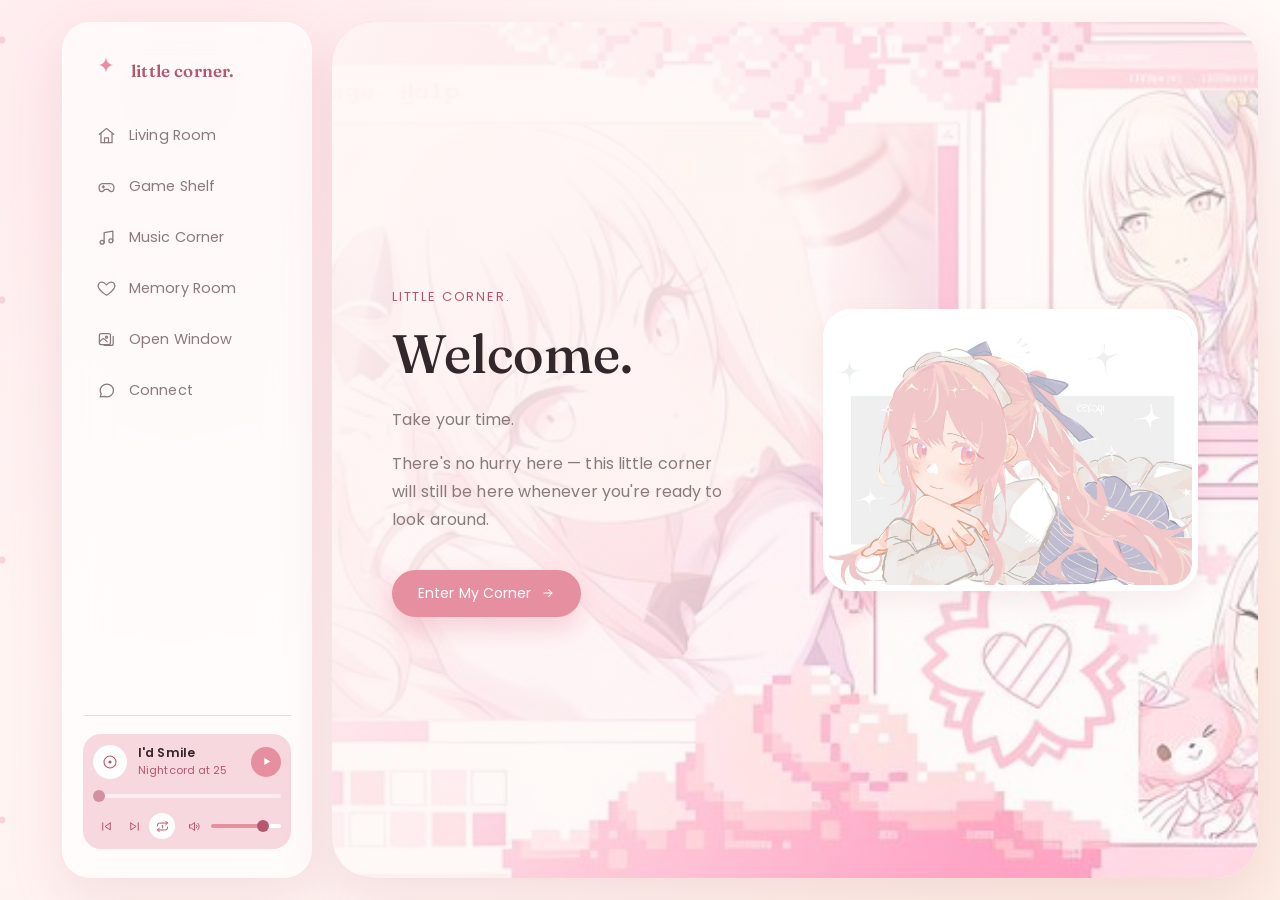
<file: index.html>
<!DOCTYPE html>
<html lang="en">
<head>
<meta charset="UTF-8">
<meta name="viewport" content="width=device-width, initial-scale=1.0">
<title>Welcome · little corner.</title>
<meta name="description" content="little corner. — a quiet personal space on the internet.">
<link rel="icon" href="favicon.ico">
<link rel="preconnect" href="https://fonts.googleapis.com"><link rel="preconnect" href="https://fonts.gstatic.com" crossorigin><link href="https://fonts.googleapis.com/css2?family=Fraunces:ital,opsz,wght@0,9..144,400;0,9..144,500;0,9..144,600;1,9..144,500&family=Poppins:wght@300;400;500;600&display=swap" rel="stylesheet">
<link rel="stylesheet" href="assets/css/reset.css">
<link rel="stylesheet" href="assets/css/layout.css">
<link rel="stylesheet" href="assets/css/theme.css">
<link rel="stylesheet" href="assets/css/player.css">
<script defer src="assets/js/main.js"></script>
<script defer src="assets/js/data/playlist.js"></script>
<script defer src="assets/js/modules/player.js"></script>
<script defer src="assets/js/modules/page.js"></script>
<script defer src="assets/js/modules/gallery.js"></script>
<script defer src="assets/js/modules/router.js"></script>

</head>
<body>
<div class="ambient"></div>
<div class="app-shell">
<input type="checkbox" id="nav-toggle" class="nav-toggle">
    <label for="nav-toggle" class="nav-toggle-label" aria-label="Open menu"><svg viewBox="0 0 24 24" fill="none" stroke="currentColor" stroke-width="1.8" stroke-linecap="round"><path d="M4 7h16M4 12h16M4 17h16"/></svg></label>
    <label for="nav-toggle" class="scrim" aria-hidden="true"></label>
    <aside class="sidebar">
      <div class="sidebar-brand">
        <span class="brand-mark"><svg viewBox="0 0 24 24" fill="currentColor" stroke="none"><path d="M12 2c.6 3.7 2.3 5.4 6 6-3.7.6-5.4 2.3-6 6-.6-3.7-2.3-5.4-6-6 3.7-.6 5.4-2.3 6-6Z"/></svg></span>
        <a href="index.html" class="brand-name">little corner.</a>
      </div>
      <nav class="sidebar-nav">
        <ul>
          <li><a href="pages/living-room.html" class="nav-item"><span class="nav-icon"><svg viewBox="0 0 24 24" fill="none" stroke="currentColor" stroke-width="1.6" stroke-linecap="round" stroke-linejoin="round"><path d="M3 10.5 12 3l9 7.5"/><path d="M5 9.5V21h14V9.5"/><path d="M9.5 21v-6h5v6"/></svg></span><span class="nav-label">Living Room</span></a></li>
<li><a href="pages/game-shelf.html" class="nav-item"><span class="nav-icon"><svg viewBox="0 0 24 24" fill="none" stroke="currentColor" stroke-width="1.6" stroke-linecap="round" stroke-linejoin="round"><path d="M7 8.5h10a4.5 4.5 0 0 1 4.4 5.4l-.4 2A3 3 0 0 1 18 18.5c-.9 0-1.7-.4-2.3-1.1L14 15.5h-4l-1.7 1.9a3 3 0 0 1-2.3 1.1 3 3 0 0 1-3-2.6l-.4-2A4.5 4.5 0 0 1 7 8.5Z"/><path d="M8 11v3M6.5 12.5h3"/><circle cx="15.2" cy="11.2" r=".6" fill="currentColor" stroke="none"/><circle cx="17.2" cy="13.2" r=".6" fill="currentColor" stroke="none"/></svg></span><span class="nav-label">Game Shelf</span></a></li>
<li><a href="pages/music-corner.html" class="nav-item"><span class="nav-icon"><svg viewBox="0 0 24 24" fill="none" stroke="currentColor" stroke-width="1.6" stroke-linecap="round" stroke-linejoin="round"><path d="M9 18V5.8L20 4v12.2"/><circle cx="6.5" cy="18" r="2.5"/><circle cx="17.5" cy="16.2" r="2.5"/></svg></span><span class="nav-label">Music Corner</span></a></li>
<li><a href="pages/memory-room.html" class="nav-item"><span class="nav-icon"><svg viewBox="0 0 24 24" fill="none" stroke="currentColor" stroke-width="1.6" stroke-linecap="round" stroke-linejoin="round"><path d="M12 20.5s-7.6-4.6-10-9.4C.4 7.7 2.4 4 6.1 4c2 0 3.6 1 5.9 3.4C14.3 5 15.9 4 17.9 4c3.7 0 5.7 3.7 4.1 7.1-2.4 4.8-10 9.4-10 9.4Z"/></svg></span><span class="nav-label">Memory Room</span></a></li>
<li><a href="pages/open-window.html" class="nav-item"><span class="nav-icon"><svg viewBox="0 0 24 24" fill="none" stroke="currentColor" stroke-width="1.6" stroke-linecap="round" stroke-linejoin="round"><rect x="3" y="4.5" width="14" height="14" rx="2.4"/><path d="m3 15 3.5-3.5a2 2 0 0 1 2.8 0L13 15"/><circle cx="12" cy="9" r="1.3"/><path d="M20.5 8v9a2.5 2.5 0 0 1-2.5 2.5H9"/></svg></span><span class="nav-label">Open Window</span></a></li>
<li><a href="pages/connect.html" class="nav-item"><span class="nav-icon"><svg viewBox="0 0 24 24" fill="none" stroke="currentColor" stroke-width="1.6" stroke-linecap="round" stroke-linejoin="round"><path d="M4 12c0-4.4 3.8-8 8.4-8s8.4 3.6 8.4 8-3.8 8-8.4 8c-1.1 0-2.1-.2-3-.6L4 20l1.3-3.9C4.5 15 4 13.6 4 12Z"/></svg></span><span class="nav-label">Connect</span></a></li>
        </ul>
      </nav>
      <div class="sidebar-foot"></div>
    </aside>
<main class="main">

<section class="page-hero">
  <div class="hero-image"><img src="assets/images/wallpapers/living-room.jpg" alt=""></div>
  <div class="hero-inner">
    <div class="hero-grid">
      <div class="hero-copy reveal in-view">
        <span class="eyebrow" data-room="01 · Homepage">little corner.</span>
        <h1>Welcome.</h1>
        <p>Take your time.</p>
        <p>There's no hurry here — this little corner will still be here whenever you're ready to look around.</p>
        <a href="pages/living-room.html" class="btn btn-primary">Enter My Corner <svg viewBox="0 0 24 24" fill="none" stroke="currentColor" stroke-width="1.8" stroke-linecap="round" stroke-linejoin="round"><path d="M5 12h14M13 6l6 6-6 6"/></svg></a>
      </div>
      <div class="hero-visual reveal in-view">
        <img src="assets/images/wallpapers/game-shelf.jpg" alt="A quiet corner, softly lit">
      </div>
    </div>
  </div>
</section>

</main>
</div>
</body>
</html>
</file>
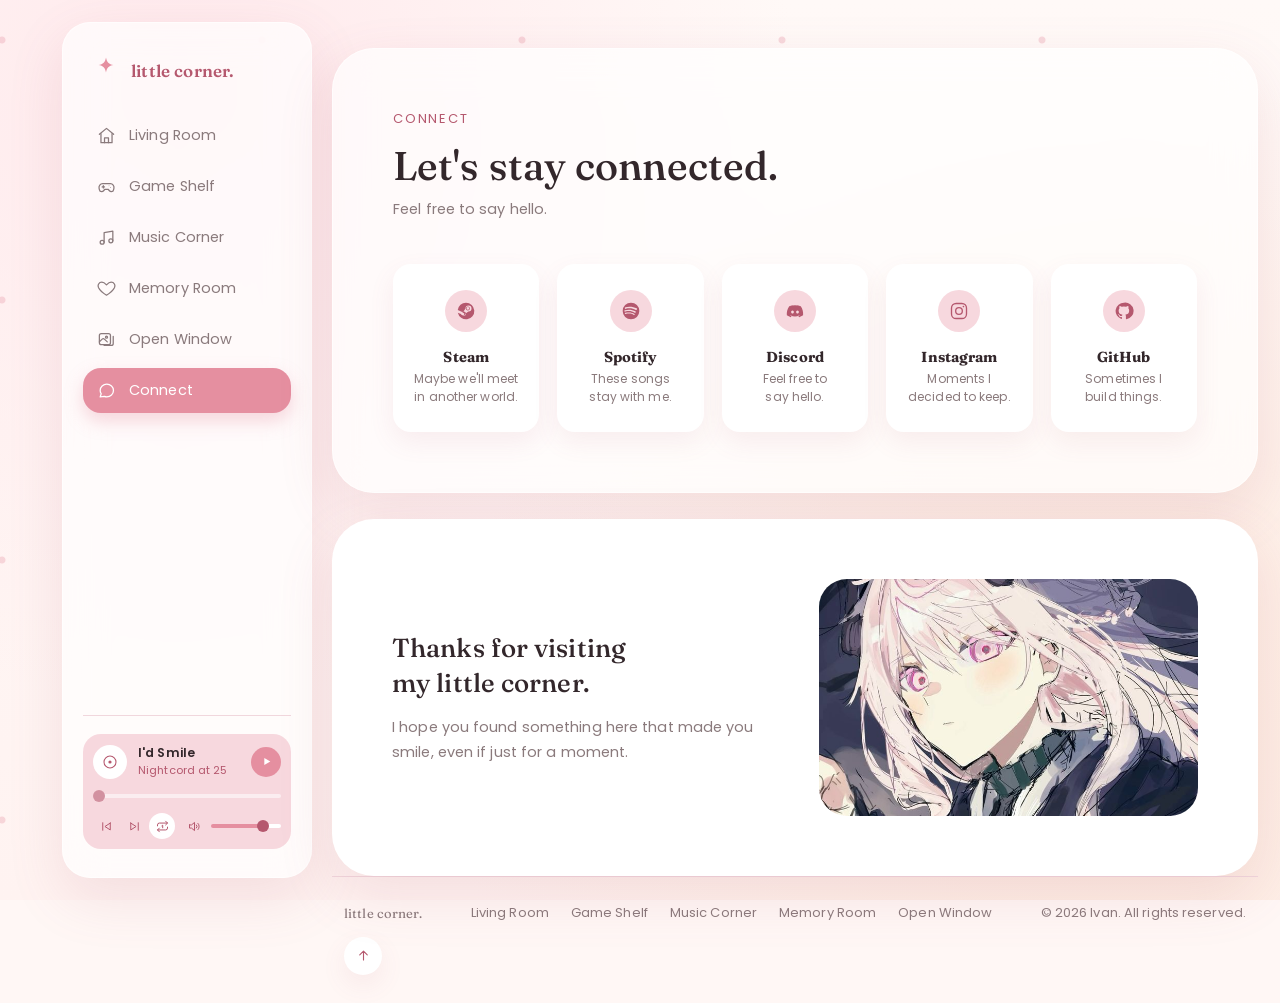
<file: pages/connect.html>
<!DOCTYPE html>
<html lang="en">
<head>
<meta charset="UTF-8">
<meta name="viewport" content="width=device-width, initial-scale=1.0">
<title>Connect · little corner.</title>
<meta name="description" content="little corner. — a quiet personal space on the internet.">
<link rel="icon" href="../favicon.ico">
<link rel="preconnect" href="https://fonts.googleapis.com"><link rel="preconnect" href="https://fonts.gstatic.com" crossorigin><link href="https://fonts.googleapis.com/css2?family=Fraunces:ital,opsz,wght@0,9..144,400;0,9..144,500;0,9..144,600;1,9..144,500&family=Poppins:wght@300;400;500;600&display=swap" rel="stylesheet">
<link rel="stylesheet" href="../assets/css/reset.css">
<link rel="stylesheet" href="../assets/css/layout.css">
<link rel="stylesheet" href="../assets/css/theme.css">
<link rel="stylesheet" href="../assets/css/player.css">
<script defer src="../assets/js/main.js"></script>
<script defer src="../assets/js/data/playlist.js"></script>
<script defer src="../assets/js/modules/player.js"></script>
<script defer src="../assets/js/modules/page.js"></script>
<script defer src="../assets/js/modules/gallery.js"></script>
<script defer src="../assets/js/modules/router.js"></script>

</head>
<body>
<div class="ambient"></div>
<div class="app-shell">
<input type="checkbox" id="nav-toggle" class="nav-toggle">
    <label for="nav-toggle" class="nav-toggle-label" aria-label="Open menu"><svg viewBox="0 0 24 24" fill="none" stroke="currentColor" stroke-width="1.8" stroke-linecap="round"><path d="M4 7h16M4 12h16M4 17h16"/></svg></label>
    <label for="nav-toggle" class="scrim" aria-hidden="true"></label>
    <aside class="sidebar">
      <div class="sidebar-brand">
        <span class="brand-mark"><svg viewBox="0 0 24 24" fill="currentColor" stroke="none"><path d="M12 2c.6 3.7 2.3 5.4 6 6-3.7.6-5.4 2.3-6 6-.6-3.7-2.3-5.4-6-6 3.7-.6 5.4-2.3 6-6Z"/></svg></span>
        <a href="../index.html" class="brand-name">little corner.</a>
      </div>
      <nav class="sidebar-nav">
        <ul>
          <li><a href="living-room.html" class="nav-item"><span class="nav-icon"><svg viewBox="0 0 24 24" fill="none" stroke="currentColor" stroke-width="1.6" stroke-linecap="round" stroke-linejoin="round"><path d="M3 10.5 12 3l9 7.5"/><path d="M5 9.5V21h14V9.5"/><path d="M9.5 21v-6h5v6"/></svg></span><span class="nav-label">Living Room</span></a></li>
<li><a href="game-shelf.html" class="nav-item"><span class="nav-icon"><svg viewBox="0 0 24 24" fill="none" stroke="currentColor" stroke-width="1.6" stroke-linecap="round" stroke-linejoin="round"><path d="M7 8.5h10a4.5 4.5 0 0 1 4.4 5.4l-.4 2A3 3 0 0 1 18 18.5c-.9 0-1.7-.4-2.3-1.1L14 15.5h-4l-1.7 1.9a3 3 0 0 1-2.3 1.1 3 3 0 0 1-3-2.6l-.4-2A4.5 4.5 0 0 1 7 8.5Z"/><path d="M8 11v3M6.5 12.5h3"/><circle cx="15.2" cy="11.2" r=".6" fill="currentColor" stroke="none"/><circle cx="17.2" cy="13.2" r=".6" fill="currentColor" stroke="none"/></svg></span><span class="nav-label">Game Shelf</span></a></li>
<li><a href="music-corner.html" class="nav-item"><span class="nav-icon"><svg viewBox="0 0 24 24" fill="none" stroke="currentColor" stroke-width="1.6" stroke-linecap="round" stroke-linejoin="round"><path d="M9 18V5.8L20 4v12.2"/><circle cx="6.5" cy="18" r="2.5"/><circle cx="17.5" cy="16.2" r="2.5"/></svg></span><span class="nav-label">Music Corner</span></a></li>
<li><a href="memory-room.html" class="nav-item"><span class="nav-icon"><svg viewBox="0 0 24 24" fill="none" stroke="currentColor" stroke-width="1.6" stroke-linecap="round" stroke-linejoin="round"><path d="M12 20.5s-7.6-4.6-10-9.4C.4 7.7 2.4 4 6.1 4c2 0 3.6 1 5.9 3.4C14.3 5 15.9 4 17.9 4c3.7 0 5.7 3.7 4.1 7.1-2.4 4.8-10 9.4-10 9.4Z"/></svg></span><span class="nav-label">Memory Room</span></a></li>
<li><a href="open-window.html" class="nav-item"><span class="nav-icon"><svg viewBox="0 0 24 24" fill="none" stroke="currentColor" stroke-width="1.6" stroke-linecap="round" stroke-linejoin="round"><rect x="3" y="4.5" width="14" height="14" rx="2.4"/><path d="m3 15 3.5-3.5a2 2 0 0 1 2.8 0L13 15"/><circle cx="12" cy="9" r="1.3"/><path d="M20.5 8v9a2.5 2.5 0 0 1-2.5 2.5H9"/></svg></span><span class="nav-label">Open Window</span></a></li>
<li><a href="connect.html" class="nav-item active"><span class="nav-icon"><svg viewBox="0 0 24 24" fill="none" stroke="currentColor" stroke-width="1.6" stroke-linecap="round" stroke-linejoin="round"><path d="M4 12c0-4.4 3.8-8 8.4-8s8.4 3.6 8.4 8-3.8 8-8.4 8c-1.1 0-2.1-.2-3-.6L4 20l1.3-3.9C4.5 15 4 13.6 4 12Z"/></svg></span><span class="nav-label">Connect</span></a></li>
        </ul>
      </nav>
      <div class="sidebar-foot"></div>
    </aside>
<main class="main">

<section class="content-wrap">
  <div class="panel reveal">
    <div class="panel-head">
      <div>
        <span class="eyebrow" data-room="07 · Connect">Connect</span>
        <h1>Let's stay connected.</h1>
        <p class="panel-sub">Feel free to say hello.</p>
      </div>
    </div>
    <div class="social-grid">
      <a href="https://steamcommunity.com/id/Oliverchann/" target="_blank" rel="noopener noreferrer" class="social-card reveal">
  <div class="social-icon"><svg viewBox="0 0 24 24" fill="currentColor" stroke="none"><path d="M12 2a10 10 0 0 0-9.9 8.9l5.3 2.2a2.8 2.8 0 0 1 1.6-.5l2.4-3.5v-.1a3.6 3.6 0 1 1 3.6 3.6h-.1l-3.4 2.4a2.8 2.8 0 0 1-5.5.7l-3.8-1.6A10 10 0 1 0 12 2ZM8.4 17.7a2.1 2.1 0 0 1-1.9-1.2l1.4.6a1.5 1.5 0 1 0 1.2-2.8l-1.5-.6a2.1 2.1 0 0 1 2.7-.9 2.1 2.1 0 0 1-1.9 4.9Zm5.8-6.4a2.4 2.4 0 1 1 0-4.8 2.4 2.4 0 0 1 0 4.8Zm0-.8a1.6 1.6 0 1 0 0-3.2 1.6 1.6 0 0 0 0 3.2Z"/></svg></div>
  <h3>Steam</h3>
  <p>Maybe we'll meet in another world.</p>
</a>
<a href="https://open.spotify.com/user/313icqrqf47umrhi4w2v3teqrva4" target="_blank" rel="noopener noreferrer" class="social-card reveal">
  <div class="social-icon"><svg viewBox="0 0 24 24" fill="currentColor" stroke="none"><path d="M12 2a10 10 0 1 0 0 20 10 10 0 0 0 0-20Zm4.4 14.5a.7.7 0 0 1-1 .2c-2.6-1.6-6-2-9.9-1.1a.7.7 0 1 1-.3-1.4c4.3-1 8-.5 10.9 1.3.3.2.4.6.3 1Zm1.2-2.8a.9.9 0 0 1-1.2.3c-3-1.9-7.6-2.4-11.1-1.3a.9.9 0 1 1-.5-1.7c4-1.2 9-.7 12.5 1.4.4.3.5.9.3 1.3Zm.1-2.9C14.5 8.6 9 8.4 5.9 9.4a1 1 0 1 1-.6-2c3.6-1.1 9.7-.9 13.5 1.4a1 1 0 1 1-1.1 1.7Z"/></svg></div>
  <h3>Spotify</h3>
  <p>These songs stay with me.</p>
</a>
<a href="https://discord.gg/aWAMyscWxN" target="_blank" rel="noopener noreferrer" class="social-card reveal">
  <div class="social-icon"><svg viewBox="0 0 24 24" fill="currentColor" stroke="none"><path d="M18.9 6.3A16 16 0 0 0 15 5.1l-.2.4a13.3 13.3 0 0 1 3.5 1.3 14.2 14.2 0 0 0-12.6 0A13 13 0 0 1 9.2 5.5L9 5.1a16 16 0 0 0-3.9 1.2C2.6 10 1.9 13.6 2.2 17.2A16.3 16.3 0 0 0 7 19.5l.8-1.2a10.5 10.5 0 0 1-1.7-.8l.4-.3a11.7 11.7 0 0 0 10.9 0l.4.3c-.5.3-1.1.6-1.7.8l.8 1.2a16.2 16.2 0 0 0 4.8-2.3c.4-4.2-.6-7.8-2.8-10.9ZM9 15.1c-.9 0-1.7-.9-1.7-1.9s.7-1.9 1.7-1.9 1.7.9 1.7 1.9-.8 1.9-1.7 1.9Zm6 0c-.9 0-1.7-.9-1.7-1.9s.7-1.9 1.7-1.9 1.7.9 1.7 1.9-.8 1.9-1.7 1.9Z"/></svg></div>
  <h3>Discord</h3>
  <p>Feel free to say hello.</p>
</a>
<a href="https://instagram.com/" target="_blank" rel="noopener noreferrer" class="social-card reveal">
  <div class="social-icon"><svg viewBox="0 0 24 24" fill="none" stroke="currentColor" stroke-width="1.6"><rect x="3" y="3" width="18" height="18" rx="5.5"/><circle cx="12" cy="12" r="4"/><circle cx="17.3" cy="6.7" r="1" fill="currentColor" stroke="none"/></svg></div>
  <h3>Instagram</h3>
  <p>Moments I decided to keep.</p>
</a>
<a href="https://github.com/ivan-noel" target="_blank" rel="noopener noreferrer" class="social-card reveal">
  <div class="social-icon"><svg viewBox="0 0 24 24" fill="currentColor" stroke="none"><path d="M12 2a10 10 0 0 0-3.2 19.5c.5.1.7-.2.7-.5v-1.7c-2.8.6-3.4-1.3-3.4-1.3-.4-1.1-1-1.4-1-1.4-.9-.6.1-.6.1-.6 1 .1 1.5 1 1.5 1 .9 1.5 2.3 1.1 2.9.8.1-.7.4-1.1.6-1.4-2.2-.3-4.6-1.1-4.6-5 0-1.1.4-2 1-2.7-.1-.3-.5-1.3.1-2.7 0 0 .8-.3 2.7 1a9.4 9.4 0 0 1 5 0c1.9-1.3 2.7-1 2.7-1 .6 1.4.2 2.4.1 2.7.6.7 1 1.6 1 2.7 0 3.9-2.4 4.7-4.6 5 .4.3.7 1 .7 2v2.9c0 .3.2.6.7.5A10 10 0 0 0 12 2Z"/></svg></div>
  <h3>GitHub</h3>
  <p>Sometimes I build things.</p>
</a>
    </div>
  </div>

  <div class="closing-panel reveal">
    <div>
      <h2>Thanks for visiting my little corner.</h2>
      <p>I hope you found something here that made you smile, even if just for a moment.</p>
    </div>
    <div class="closing-visual">
      <img src="../assets/images/wallpapers/connect.jpg" alt="A quiet corner, softly lit" loading="lazy" decoding="async">
    </div>
  </div>

  <footer class="site-footer">
    <span class="brand-name" style="font-family:var(--font-display)">little corner.</span>
    <nav>
      <a href="living-room.html">Living Room</a>
      <a href="game-shelf.html">Game Shelf</a>
      <a href="music-corner.html">Music Corner</a>
      <a href="memory-room.html">Memory Room</a>
      <a href="open-window.html">Open Window</a>
    </nav>
    <span>&copy; 2026 Ivan. All rights reserved.</span>
    <button class="back-to-top" aria-label="Back to top"><svg viewBox="0 0 24 24" fill="none" stroke="currentColor" stroke-width="1.8" stroke-linecap="round" stroke-linejoin="round"><path d="M12 19V5M6 11l6-6 6 6"/></svg></button>
  </footer>
</section>

</main>
</div>
</body>
</html>
</file>
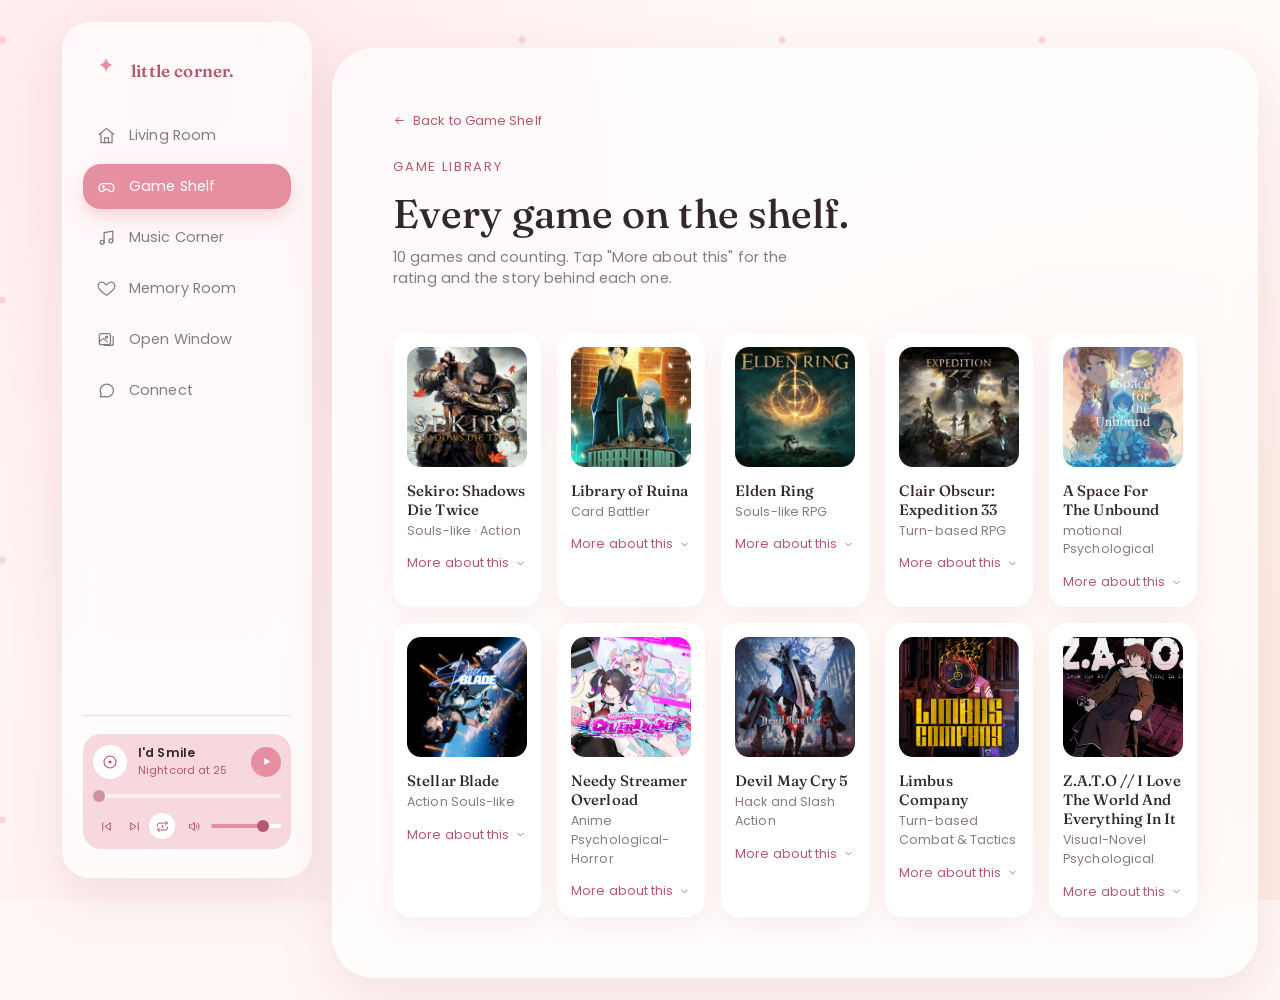
<file: pages/game-library.html>
<!DOCTYPE html>
<html lang="en">
<head>
<meta charset="UTF-8">
<meta name="viewport" content="width=device-width, initial-scale=1.0">
<title>Game Library · little corner.</title>
<meta name="description" content="little corner. — a quiet personal space on the internet.">
<link rel="icon" href="../favicon.ico">
<link rel="preconnect" href="https://fonts.googleapis.com"><link rel="preconnect" href="https://fonts.gstatic.com" crossorigin><link href="https://fonts.googleapis.com/css2?family=Fraunces:ital,opsz,wght@0,9..144,400;0,9..144,500;0,9..144,600;1,9..144,500&family=Poppins:wght@300;400;500;600&display=swap" rel="stylesheet">
<link rel="stylesheet" href="../assets/css/reset.css">
<link rel="stylesheet" href="../assets/css/layout.css">
<link rel="stylesheet" href="../assets/css/theme.css">
<link rel="stylesheet" href="../assets/css/player.css">
<script defer src="../assets/js/main.js"></script>
<script defer src="../assets/js/data/playlist.js"></script>
<script defer src="../assets/js/modules/player.js"></script>
<script defer src="../assets/js/modules/page.js"></script>
<script defer src="../assets/js/modules/gallery.js"></script>
<script defer src="../assets/js/modules/router.js"></script>

</head>
<body>
<div class="ambient"></div>
<div class="app-shell">
<input type="checkbox" id="nav-toggle" class="nav-toggle">
    <label for="nav-toggle" class="nav-toggle-label" aria-label="Open menu"><svg viewBox="0 0 24 24" fill="none" stroke="currentColor" stroke-width="1.8" stroke-linecap="round"><path d="M4 7h16M4 12h16M4 17h16"/></svg></label>
    <label for="nav-toggle" class="scrim" aria-hidden="true"></label>
    <aside class="sidebar">
      <div class="sidebar-brand">
        <span class="brand-mark"><svg viewBox="0 0 24 24" fill="currentColor" stroke="none"><path d="M12 2c.6 3.7 2.3 5.4 6 6-3.7.6-5.4 2.3-6 6-.6-3.7-2.3-5.4-6-6 3.7-.6 5.4-2.3 6-6Z"/></svg></span>
        <a href="../index.html" class="brand-name">little corner.</a>
      </div>
      <nav class="sidebar-nav">
        <ul>
          <li><a href="living-room.html" class="nav-item"><span class="nav-icon"><svg viewBox="0 0 24 24" fill="none" stroke="currentColor" stroke-width="1.6" stroke-linecap="round" stroke-linejoin="round"><path d="M3 10.5 12 3l9 7.5"/><path d="M5 9.5V21h14V9.5"/><path d="M9.5 21v-6h5v6"/></svg></span><span class="nav-label">Living Room</span></a></li>
<li><a href="game-shelf.html" class="nav-item active"><span class="nav-icon"><svg viewBox="0 0 24 24" fill="none" stroke="currentColor" stroke-width="1.6" stroke-linecap="round" stroke-linejoin="round"><path d="M7 8.5h10a4.5 4.5 0 0 1 4.4 5.4l-.4 2A3 3 0 0 1 18 18.5c-.9 0-1.7-.4-2.3-1.1L14 15.5h-4l-1.7 1.9a3 3 0 0 1-2.3 1.1 3 3 0 0 1-3-2.6l-.4-2A4.5 4.5 0 0 1 7 8.5Z"/><path d="M8 11v3M6.5 12.5h3"/><circle cx="15.2" cy="11.2" r=".6" fill="currentColor" stroke="none"/><circle cx="17.2" cy="13.2" r=".6" fill="currentColor" stroke="none"/></svg></span><span class="nav-label">Game Shelf</span></a></li>
<li><a href="music-corner.html" class="nav-item"><span class="nav-icon"><svg viewBox="0 0 24 24" fill="none" stroke="currentColor" stroke-width="1.6" stroke-linecap="round" stroke-linejoin="round"><path d="M9 18V5.8L20 4v12.2"/><circle cx="6.5" cy="18" r="2.5"/><circle cx="17.5" cy="16.2" r="2.5"/></svg></span><span class="nav-label">Music Corner</span></a></li>
<li><a href="memory-room.html" class="nav-item"><span class="nav-icon"><svg viewBox="0 0 24 24" fill="none" stroke="currentColor" stroke-width="1.6" stroke-linecap="round" stroke-linejoin="round"><path d="M12 20.5s-7.6-4.6-10-9.4C.4 7.7 2.4 4 6.1 4c2 0 3.6 1 5.9 3.4C14.3 5 15.9 4 17.9 4c3.7 0 5.7 3.7 4.1 7.1-2.4 4.8-10 9.4-10 9.4Z"/></svg></span><span class="nav-label">Memory Room</span></a></li>
<li><a href="open-window.html" class="nav-item"><span class="nav-icon"><svg viewBox="0 0 24 24" fill="none" stroke="currentColor" stroke-width="1.6" stroke-linecap="round" stroke-linejoin="round"><rect x="3" y="4.5" width="14" height="14" rx="2.4"/><path d="m3 15 3.5-3.5a2 2 0 0 1 2.8 0L13 15"/><circle cx="12" cy="9" r="1.3"/><path d="M20.5 8v9a2.5 2.5 0 0 1-2.5 2.5H9"/></svg></span><span class="nav-label">Open Window</span></a></li>
<li><a href="connect.html" class="nav-item"><span class="nav-icon"><svg viewBox="0 0 24 24" fill="none" stroke="currentColor" stroke-width="1.6" stroke-linecap="round" stroke-linejoin="round"><path d="M4 12c0-4.4 3.8-8 8.4-8s8.4 3.6 8.4 8-3.8 8-8.4 8c-1.1 0-2.1-.2-3-.6L4 20l1.3-3.9C4.5 15 4 13.6 4 12Z"/></svg></span><span class="nav-label">Connect</span></a></li>
        </ul>
      </nav>
      <div class="sidebar-foot"></div>
    </aside>
<main class="main">

<section class="content-wrap">
  <div class="panel reveal">
    <a href="game-shelf.html" class="back-link"><svg viewBox="0 0 24 24" fill="none" stroke="currentColor" stroke-width="1.8" stroke-linecap="round" stroke-linejoin="round"><path d="M19 12H5M11 18l-6-6 6-6"/></svg> Back to Game Shelf</a>
    <div class="panel-head">
      <div>
        <span class="eyebrow" data-room="03 · Game Shelf">Game Library</span>
        <h1>Every game on the shelf.</h1>
        <p class="panel-sub">10 games and counting. Tap "More about this" for the rating and the story behind each one.</p>
      </div>
    </div>
    <div class="grid-5 library-grid">
      <article class="card reveal">
  <div class="card-cover"><img src="../assets/images/games/game1.jpg" alt="Sekiro: Shadows Die Twice" loading="lazy"></div>
  <h3>Sekiro: Shadows Die Twice</h3>
  <span class="card-meta">Souls-like · Action</span>
  <details class="game-more">
    <summary class="card-link">More about this <span class="chevron"><svg viewBox="0 0 24 24" fill="none" stroke="currentColor" stroke-width="1.8" stroke-linecap="round" stroke-linejoin="round"><path d="M6 9l6 6 6-6"/></svg></span></summary>
    <div class="review-box">
      <div class="stars" aria-label="5 out of 5 stars"><span class="star is-filled"><svg viewBox="0 0 24 24" fill="currentColor" stroke="none"><path d="m12 3 2.6 5.9 6.4.6-4.8 4.3 1.4 6.3L12 16.9l-5.6 3.2 1.4-6.3L3 9.5l6.4-.6L12 3Z"/></svg></span><span class="star is-filled"><svg viewBox="0 0 24 24" fill="currentColor" stroke="none"><path d="m12 3 2.6 5.9 6.4.6-4.8 4.3 1.4 6.3L12 16.9l-5.6 3.2 1.4-6.3L3 9.5l6.4-.6L12 3Z"/></svg></span><span class="star is-filled"><svg viewBox="0 0 24 24" fill="currentColor" stroke="none"><path d="m12 3 2.6 5.9 6.4.6-4.8 4.3 1.4 6.3L12 16.9l-5.6 3.2 1.4-6.3L3 9.5l6.4-.6L12 3Z"/></svg></span><span class="star is-filled"><svg viewBox="0 0 24 24" fill="currentColor" stroke="none"><path d="m12 3 2.6 5.9 6.4.6-4.8 4.3 1.4 6.3L12 16.9l-5.6 3.2 1.4-6.3L3 9.5l6.4-.6L12 3Z"/></svg></span><span class="star is-filled"><svg viewBox="0 0 24 24" fill="currentColor" stroke="none"><path d="m12 3 2.6 5.9 6.4.6-4.8 4.3 1.4 6.3L12 16.9l-5.6 3.2 1.4-6.3L3 9.5l6.4-.6L12 3Z"/></svg></span></div>
      <p>The game that left the deepest impression on me. Its story, soundtrack, and unforgiving gameplay still have a special place in my memory. I still remember the exact fight that made me want to quit — and the one right after that made me glad I didn't.</p>
    </div>
  </details>
</article>
<article class="card reveal">
  <div class="card-cover"><img src="../assets/images/games/game2.jpg" alt="Library of Ruina" loading="lazy"></div>
  <h3>Library of Ruina</h3>
  <span class="card-meta">Card Battler</span>
  <details class="game-more">
    <summary class="card-link">More about this <span class="chevron"><svg viewBox="0 0 24 24" fill="none" stroke="currentColor" stroke-width="1.8" stroke-linecap="round" stroke-linejoin="round"><path d="M6 9l6 6 6-6"/></svg></span></summary>
    <div class="review-box">
      <div class="stars" aria-label="4 out of 5 stars"><span class="star is-filled"><svg viewBox="0 0 24 24" fill="currentColor" stroke="none"><path d="m12 3 2.6 5.9 6.4.6-4.8 4.3 1.4 6.3L12 16.9l-5.6 3.2 1.4-6.3L3 9.5l6.4-.6L12 3Z"/></svg></span><span class="star is-filled"><svg viewBox="0 0 24 24" fill="currentColor" stroke="none"><path d="m12 3 2.6 5.9 6.4.6-4.8 4.3 1.4 6.3L12 16.9l-5.6 3.2 1.4-6.3L3 9.5l6.4-.6L12 3Z"/></svg></span><span class="star is-filled"><svg viewBox="0 0 24 24" fill="currentColor" stroke="none"><path d="m12 3 2.6 5.9 6.4.6-4.8 4.3 1.4 6.3L12 16.9l-5.6 3.2 1.4-6.3L3 9.5l6.4-.6L12 3Z"/></svg></span><span class="star is-filled"><svg viewBox="0 0 24 24" fill="currentColor" stroke="none"><path d="m12 3 2.6 5.9 6.4.6-4.8 4.3 1.4 6.3L12 16.9l-5.6 3.2 1.4-6.3L3 9.5l6.4-.6L12 3Z"/></svg></span><span class="star "><svg viewBox="0 0 24 24" fill="none" stroke="currentColor" stroke-width="1.5" stroke-linejoin="round"><path d="m12 3 2.6 5.9 6.4.6-4.8 4.3 1.4 6.3L12 16.9l-5.6 3.2 1.4-6.3L3 9.5l6.4-.6L12 3Z"/></svg></span></div>
      <p>A difficult, strange, and beautiful card game. The writing hit harder than I expected from something this mechanically punishing. Roland's fight is still one of my favorite boss encounters in anything I've played.</p>
    </div>
  </details>
</article>
<article class="card reveal">
  <div class="card-cover"><img src="../assets/images/games/game3.jpg" alt="Elden Ring" loading="lazy"></div>
  <h3>Elden Ring</h3>
  <span class="card-meta">Souls-like RPG</span>
  <details class="game-more">
    <summary class="card-link">More about this <span class="chevron"><svg viewBox="0 0 24 24" fill="none" stroke="currentColor" stroke-width="1.8" stroke-linecap="round" stroke-linejoin="round"><path d="M6 9l6 6 6-6"/></svg></span></summary>
    <div class="review-box">
      <div class="stars" aria-label="5 out of 5 stars"><span class="star is-filled"><svg viewBox="0 0 24 24" fill="currentColor" stroke="none"><path d="m12 3 2.6 5.9 6.4.6-4.8 4.3 1.4 6.3L12 16.9l-5.6 3.2 1.4-6.3L3 9.5l6.4-.6L12 3Z"/></svg></span><span class="star is-filled"><svg viewBox="0 0 24 24" fill="currentColor" stroke="none"><path d="m12 3 2.6 5.9 6.4.6-4.8 4.3 1.4 6.3L12 16.9l-5.6 3.2 1.4-6.3L3 9.5l6.4-.6L12 3Z"/></svg></span><span class="star is-filled"><svg viewBox="0 0 24 24" fill="currentColor" stroke="none"><path d="m12 3 2.6 5.9 6.4.6-4.8 4.3 1.4 6.3L12 16.9l-5.6 3.2 1.4-6.3L3 9.5l6.4-.6L12 3Z"/></svg></span><span class="star is-filled"><svg viewBox="0 0 24 24" fill="currentColor" stroke="none"><path d="m12 3 2.6 5.9 6.4.6-4.8 4.3 1.4 6.3L12 16.9l-5.6 3.2 1.4-6.3L3 9.5l6.4-.6L12 3Z"/></svg></span><span class="star is-filled"><svg viewBox="0 0 24 24" fill="currentColor" stroke="none"><path d="m12 3 2.6 5.9 6.4.6-4.8 4.3 1.4 6.3L12 16.9l-5.6 3.2 1.4-6.3L3 9.5l6.4-.6L12 3Z"/></svg></span></div>
      <p>I lost more hours to this world than I'd like to admit. Every region felt like it had its own secret to tell. Malenia broke me a little, but I'd do it all again.</p>
    </div>
  </details>
</article>
<article class="card reveal">
  <div class="card-cover"><img src="../assets/images/games/game4.jpg" alt="Clair Obscur: Expedition 33" loading="lazy"></div>
  <h3>Clair Obscur: Expedition 33</h3>
  <span class="card-meta">Turn-based RPG</span>
  <details class="game-more">
    <summary class="card-link">More about this <span class="chevron"><svg viewBox="0 0 24 24" fill="none" stroke="currentColor" stroke-width="1.8" stroke-linecap="round" stroke-linejoin="round"><path d="M6 9l6 6 6-6"/></svg></span></summary>
    <div class="review-box">
      <div class="stars" aria-label="5 out of 5 stars"><span class="star is-filled"><svg viewBox="0 0 24 24" fill="currentColor" stroke="none"><path d="m12 3 2.6 5.9 6.4.6-4.8 4.3 1.4 6.3L12 16.9l-5.6 3.2 1.4-6.3L3 9.5l6.4-.6L12 3Z"/></svg></span><span class="star is-filled"><svg viewBox="0 0 24 24" fill="currentColor" stroke="none"><path d="m12 3 2.6 5.9 6.4.6-4.8 4.3 1.4 6.3L12 16.9l-5.6 3.2 1.4-6.3L3 9.5l6.4-.6L12 3Z"/></svg></span><span class="star is-filled"><svg viewBox="0 0 24 24" fill="currentColor" stroke="none"><path d="m12 3 2.6 5.9 6.4.6-4.8 4.3 1.4 6.3L12 16.9l-5.6 3.2 1.4-6.3L3 9.5l6.4-.6L12 3Z"/></svg></span><span class="star is-filled"><svg viewBox="0 0 24 24" fill="currentColor" stroke="none"><path d="m12 3 2.6 5.9 6.4.6-4.8 4.3 1.4 6.3L12 16.9l-5.6 3.2 1.4-6.3L3 9.5l6.4-.6L12 3Z"/></svg></span><span class="star "><svg viewBox="0 0 24 24" fill="none" stroke="currentColor" stroke-width="1.5" stroke-linejoin="round"><path d="m12 3 2.6 5.9 6.4.6-4.8 4.3 1.4 6.3L12 16.9l-5.6 3.2 1.4-6.3L3 9.5l6.4-.6L12 3Z"/></svg></span></div>
      <p>Beautiful art direction and a soundtrack I still hum without noticing. The turn-based combat had just enough real-time tension to keep me on my toes the whole way through.</p>
    </div>
  </details>
</article>
<article class="card reveal">
  <div class="card-cover"><img src="../assets/images/games/game5.jpg" alt="A Space For The Unbound" loading="lazy"></div>
  <h3>A Space For The Unbound</h3>
  <span class="card-meta">motional Psychological</span>
  <details class="game-more">
    <summary class="card-link">More about this <span class="chevron"><svg viewBox="0 0 24 24" fill="none" stroke="currentColor" stroke-width="1.8" stroke-linecap="round" stroke-linejoin="round"><path d="M6 9l6 6 6-6"/></svg></span></summary>
    <div class="review-box">
      <div class="stars" aria-label="4 out of 5 stars"><span class="star is-filled"><svg viewBox="0 0 24 24" fill="currentColor" stroke="none"><path d="m12 3 2.6 5.9 6.4.6-4.8 4.3 1.4 6.3L12 16.9l-5.6 3.2 1.4-6.3L3 9.5l6.4-.6L12 3Z"/></svg></span><span class="star is-filled"><svg viewBox="0 0 24 24" fill="currentColor" stroke="none"><path d="m12 3 2.6 5.9 6.4.6-4.8 4.3 1.4 6.3L12 16.9l-5.6 3.2 1.4-6.3L3 9.5l6.4-.6L12 3Z"/></svg></span><span class="star is-filled"><svg viewBox="0 0 24 24" fill="currentColor" stroke="none"><path d="m12 3 2.6 5.9 6.4.6-4.8 4.3 1.4 6.3L12 16.9l-5.6 3.2 1.4-6.3L3 9.5l6.4-.6L12 3Z"/></svg></span><span class="star is-filled"><svg viewBox="0 0 24 24" fill="currentColor" stroke="none"><path d="m12 3 2.6 5.9 6.4.6-4.8 4.3 1.4 6.3L12 16.9l-5.6 3.2 1.4-6.3L3 9.5l6.4-.6L12 3Z"/></svg></span><span class="star "><svg viewBox="0 0 24 24" fill="none" stroke="currentColor" stroke-width="1.5" stroke-linejoin="round"><path d="m12 3 2.6 5.9 6.4.6-4.8 4.3 1.4 6.3L12 16.9l-5.6 3.2 1.4-6.3L3 9.5l6.4-.6L12 3Z"/></svg></span></div>
      <p>An unforgettable experience, the first time in my life to know that the game industry in my country have a hope to shine for the deep lore.</p>
    </div>
  </details>
</article>
<article class="card reveal">
  <div class="card-cover"><img src="../assets/images/games/game6.jpg" alt="Stellar Blade" loading="lazy"></div>
  <h3>Stellar Blade</h3>
  <span class="card-meta">Action Souls-like</span>
  <details class="game-more">
    <summary class="card-link">More about this <span class="chevron"><svg viewBox="0 0 24 24" fill="none" stroke="currentColor" stroke-width="1.8" stroke-linecap="round" stroke-linejoin="round"><path d="M6 9l6 6 6-6"/></svg></span></summary>
    <div class="review-box">
      <div class="stars" aria-label="4 out of 5 stars"><span class="star is-filled"><svg viewBox="0 0 24 24" fill="currentColor" stroke="none"><path d="m12 3 2.6 5.9 6.4.6-4.8 4.3 1.4 6.3L12 16.9l-5.6 3.2 1.4-6.3L3 9.5l6.4-.6L12 3Z"/></svg></span><span class="star is-filled"><svg viewBox="0 0 24 24" fill="currentColor" stroke="none"><path d="m12 3 2.6 5.9 6.4.6-4.8 4.3 1.4 6.3L12 16.9l-5.6 3.2 1.4-6.3L3 9.5l6.4-.6L12 3Z"/></svg></span><span class="star is-filled"><svg viewBox="0 0 24 24" fill="currentColor" stroke="none"><path d="m12 3 2.6 5.9 6.4.6-4.8 4.3 1.4 6.3L12 16.9l-5.6 3.2 1.4-6.3L3 9.5l6.4-.6L12 3Z"/></svg></span><span class="star is-filled"><svg viewBox="0 0 24 24" fill="currentColor" stroke="none"><path d="m12 3 2.6 5.9 6.4.6-4.8 4.3 1.4 6.3L12 16.9l-5.6 3.2 1.4-6.3L3 9.5l6.4-.6L12 3Z"/></svg></span><span class="star "><svg viewBox="0 0 24 24" fill="none" stroke="currentColor" stroke-width="1.5" stroke-linejoin="round"><path d="m12 3 2.6 5.9 6.4.6-4.8 4.3 1.4 6.3L12 16.9l-5.6 3.2 1.4-6.3L3 9.5l6.4-.6L12 3Z"/></svg></span></div>
      <p>This is such a great game, loved every minute of it. The visuals, graphics and animations make this game look and feel just great. The overall art direction is very unique and fits the whole theme of the game perfectly.</p>
    </div>
  </details>
</article>
<article class="card reveal">
  <div class="card-cover"><img src="../assets/images/games/game7.jpg" alt="Needy Streamer Overload" loading="lazy"></div>
  <h3>Needy Streamer Overload</h3>
  <span class="card-meta">Anime Psychological-Horror</span>
  <details class="game-more">
    <summary class="card-link">More about this <span class="chevron"><svg viewBox="0 0 24 24" fill="none" stroke="currentColor" stroke-width="1.8" stroke-linecap="round" stroke-linejoin="round"><path d="M6 9l6 6 6-6"/></svg></span></summary>
    <div class="review-box">
      <div class="stars" aria-label="4 out of 5 stars"><span class="star is-filled"><svg viewBox="0 0 24 24" fill="currentColor" stroke="none"><path d="m12 3 2.6 5.9 6.4.6-4.8 4.3 1.4 6.3L12 16.9l-5.6 3.2 1.4-6.3L3 9.5l6.4-.6L12 3Z"/></svg></span><span class="star is-filled"><svg viewBox="0 0 24 24" fill="currentColor" stroke="none"><path d="m12 3 2.6 5.9 6.4.6-4.8 4.3 1.4 6.3L12 16.9l-5.6 3.2 1.4-6.3L3 9.5l6.4-.6L12 3Z"/></svg></span><span class="star is-filled"><svg viewBox="0 0 24 24" fill="currentColor" stroke="none"><path d="m12 3 2.6 5.9 6.4.6-4.8 4.3 1.4 6.3L12 16.9l-5.6 3.2 1.4-6.3L3 9.5l6.4-.6L12 3Z"/></svg></span><span class="star is-filled"><svg viewBox="0 0 24 24" fill="currentColor" stroke="none"><path d="m12 3 2.6 5.9 6.4.6-4.8 4.3 1.4 6.3L12 16.9l-5.6 3.2 1.4-6.3L3 9.5l6.4-.6L12 3Z"/></svg></span><span class="star "><svg viewBox="0 0 24 24" fill="none" stroke="currentColor" stroke-width="1.5" stroke-linejoin="round"><path d="m12 3 2.6 5.9 6.4.6-4.8 4.3 1.4 6.3L12 16.9l-5.6 3.2 1.4-6.3L3 9.5l6.4-.6L12 3Z"/></svg></span></div>
      <p>A really short fun game behind it's dark massage.</p>
    </div>
  </details>
</article>
<article class="card reveal">
  <div class="card-cover"><img src="../assets/images/games/game8.jpg" alt="Devil May Cry 5" loading="lazy"></div>
  <h3>Devil May Cry 5</h3>
  <span class="card-meta">Hack and Slash Action</span>
  <details class="game-more">
    <summary class="card-link">More about this <span class="chevron"><svg viewBox="0 0 24 24" fill="none" stroke="currentColor" stroke-width="1.8" stroke-linecap="round" stroke-linejoin="round"><path d="M6 9l6 6 6-6"/></svg></span></summary>
    <div class="review-box">
      <div class="stars" aria-label="4 out of 5 stars"><span class="star is-filled"><svg viewBox="0 0 24 24" fill="currentColor" stroke="none"><path d="m12 3 2.6 5.9 6.4.6-4.8 4.3 1.4 6.3L12 16.9l-5.6 3.2 1.4-6.3L3 9.5l6.4-.6L12 3Z"/></svg></span><span class="star is-filled"><svg viewBox="0 0 24 24" fill="currentColor" stroke="none"><path d="m12 3 2.6 5.9 6.4.6-4.8 4.3 1.4 6.3L12 16.9l-5.6 3.2 1.4-6.3L3 9.5l6.4-.6L12 3Z"/></svg></span><span class="star is-filled"><svg viewBox="0 0 24 24" fill="currentColor" stroke="none"><path d="m12 3 2.6 5.9 6.4.6-4.8 4.3 1.4 6.3L12 16.9l-5.6 3.2 1.4-6.3L3 9.5l6.4-.6L12 3Z"/></svg></span><span class="star is-filled"><svg viewBox="0 0 24 24" fill="currentColor" stroke="none"><path d="m12 3 2.6 5.9 6.4.6-4.8 4.3 1.4 6.3L12 16.9l-5.6 3.2 1.4-6.3L3 9.5l6.4-.6L12 3Z"/></svg></span><span class="star "><svg viewBox="0 0 24 24" fill="none" stroke="currentColor" stroke-width="1.5" stroke-linejoin="round"><path d="m12 3 2.6 5.9 6.4.6-4.8 4.3 1.4 6.3L12 16.9l-5.6 3.2 1.4-6.3L3 9.5l6.4-.6L12 3Z"/></svg></span></div>
      <p>Fun game for the sequel that grow up with me, and watch the 2 twin brother finally make peace with each other in their own way.</p>
    </div>
  </details>
</article>
<article class="card reveal">
  <div class="card-cover"><img src="../assets/images/games/game9.jpg" alt="Limbus Company" loading="lazy"></div>
  <h3>Limbus Company</h3>
  <span class="card-meta">Turn-based Combat & Tactics</span>
  <details class="game-more">
    <summary class="card-link">More about this <span class="chevron"><svg viewBox="0 0 24 24" fill="none" stroke="currentColor" stroke-width="1.8" stroke-linecap="round" stroke-linejoin="round"><path d="M6 9l6 6 6-6"/></svg></span></summary>
    <div class="review-box">
      <div class="stars" aria-label="4 out of 5 stars"><span class="star is-filled"><svg viewBox="0 0 24 24" fill="currentColor" stroke="none"><path d="m12 3 2.6 5.9 6.4.6-4.8 4.3 1.4 6.3L12 16.9l-5.6 3.2 1.4-6.3L3 9.5l6.4-.6L12 3Z"/></svg></span><span class="star is-filled"><svg viewBox="0 0 24 24" fill="currentColor" stroke="none"><path d="m12 3 2.6 5.9 6.4.6-4.8 4.3 1.4 6.3L12 16.9l-5.6 3.2 1.4-6.3L3 9.5l6.4-.6L12 3Z"/></svg></span><span class="star is-filled"><svg viewBox="0 0 24 24" fill="currentColor" stroke="none"><path d="m12 3 2.6 5.9 6.4.6-4.8 4.3 1.4 6.3L12 16.9l-5.6 3.2 1.4-6.3L3 9.5l6.4-.6L12 3Z"/></svg></span><span class="star is-filled"><svg viewBox="0 0 24 24" fill="currentColor" stroke="none"><path d="m12 3 2.6 5.9 6.4.6-4.8 4.3 1.4 6.3L12 16.9l-5.6 3.2 1.4-6.3L3 9.5l6.4-.6L12 3Z"/></svg></span><span class="star "><svg viewBox="0 0 24 24" fill="none" stroke="currentColor" stroke-width="1.5" stroke-linejoin="round"><path d="m12 3 2.6 5.9 6.4.6-4.8 4.3 1.4 6.3L12 16.9l-5.6 3.2 1.4-6.3L3 9.5l6.4-.6L12 3Z"/></svg></span></div>
      <p>A game for the sequel on the Project Moon univers, even tho it's a gacha game but it feel so good and rewarding for to play.</p>
    </div>
  </details>
</article>
<article class="card reveal">
  <div class="card-cover"><img src="../assets/images/games/game10.jpg" alt="Z.A.T.O // I Love The World And Everything In It" loading="lazy"></div>
  <h3>Z.A.T.O // I Love The World And Everything In It</h3>
  <span class="card-meta">Visual-Novel Psychological</span>
  <details class="game-more">
    <summary class="card-link">More about this <span class="chevron"><svg viewBox="0 0 24 24" fill="none" stroke="currentColor" stroke-width="1.8" stroke-linecap="round" stroke-linejoin="round"><path d="M6 9l6 6 6-6"/></svg></span></summary>
    <div class="review-box">
      <div class="stars" aria-label="4 out of 5 stars"><span class="star is-filled"><svg viewBox="0 0 24 24" fill="currentColor" stroke="none"><path d="m12 3 2.6 5.9 6.4.6-4.8 4.3 1.4 6.3L12 16.9l-5.6 3.2 1.4-6.3L3 9.5l6.4-.6L12 3Z"/></svg></span><span class="star is-filled"><svg viewBox="0 0 24 24" fill="currentColor" stroke="none"><path d="m12 3 2.6 5.9 6.4.6-4.8 4.3 1.4 6.3L12 16.9l-5.6 3.2 1.4-6.3L3 9.5l6.4-.6L12 3Z"/></svg></span><span class="star is-filled"><svg viewBox="0 0 24 24" fill="currentColor" stroke="none"><path d="m12 3 2.6 5.9 6.4.6-4.8 4.3 1.4 6.3L12 16.9l-5.6 3.2 1.4-6.3L3 9.5l6.4-.6L12 3Z"/></svg></span><span class="star is-filled"><svg viewBox="0 0 24 24" fill="currentColor" stroke="none"><path d="m12 3 2.6 5.9 6.4.6-4.8 4.3 1.4 6.3L12 16.9l-5.6 3.2 1.4-6.3L3 9.5l6.4-.6L12 3Z"/></svg></span><span class="star "><svg viewBox="0 0 24 24" fill="none" stroke="currentColor" stroke-width="1.5" stroke-linejoin="round"><path d="m12 3 2.6 5.9 6.4.6-4.8 4.3 1.4 6.3L12 16.9l-5.6 3.2 1.4-6.3L3 9.5l6.4-.6L12 3Z"/></svg></span></div>
      <p>You can be sure that this is one of those indie games that will grasp the passion inside you. It is a beatiful love letter to universe that we all always tried to write or express throughout the history. Such expression are hard to get realized, but deep within you, it is there. Dont let mortal struggles blind you, even those struggles are part of this irregular beauty</p>
    </div>
  </details>
</article>
    </div>
  </div>
</section>

</main>
</div>
</body>
</html>
</file>
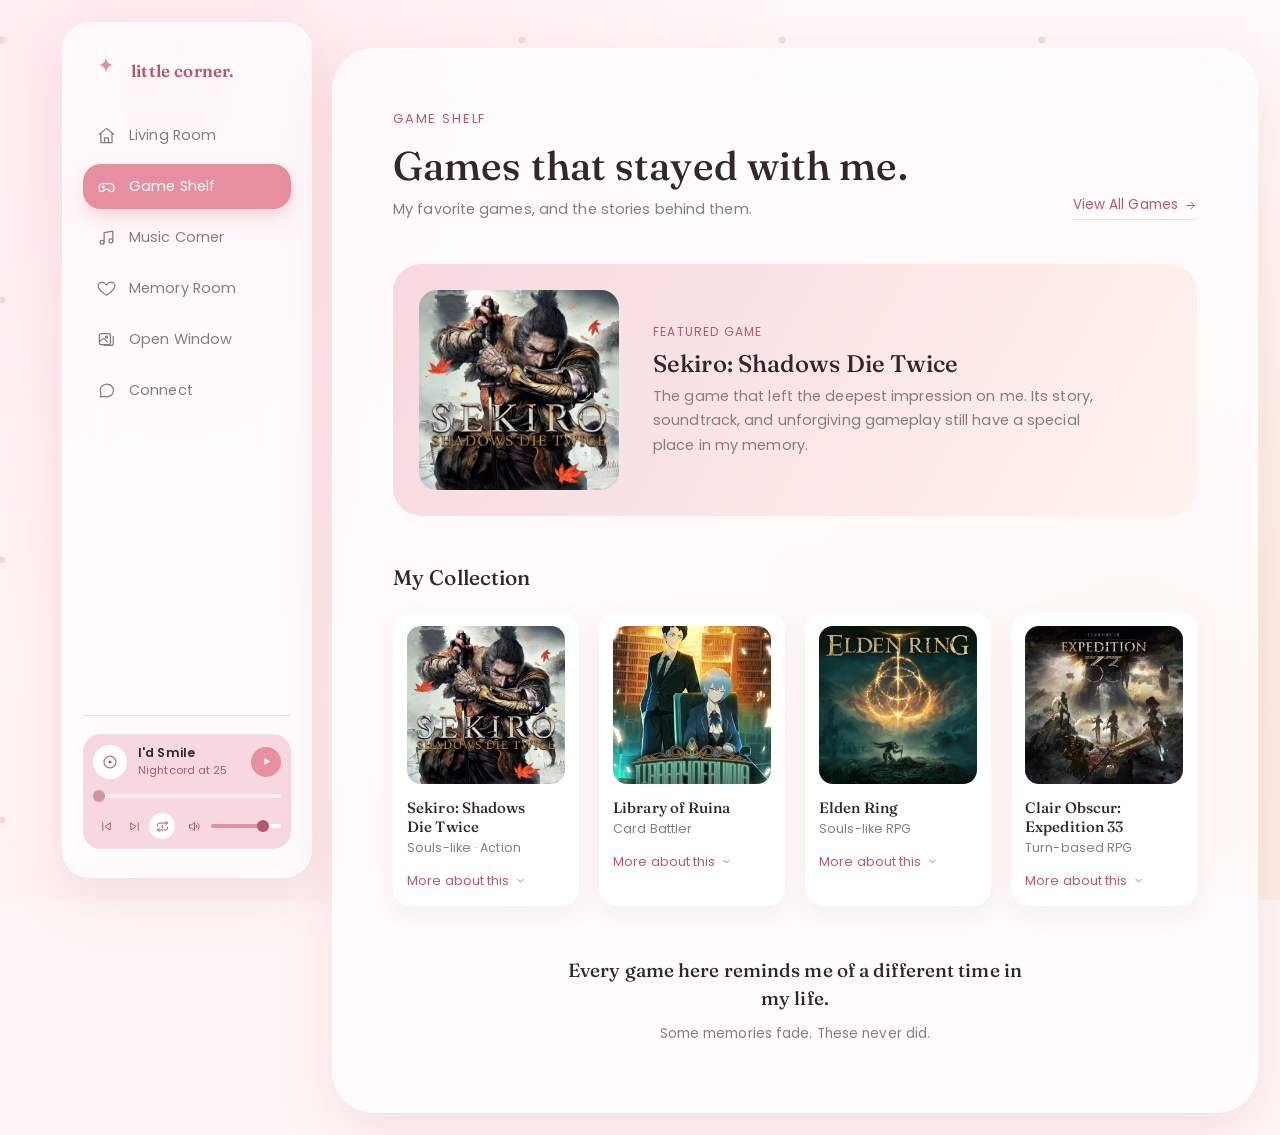
<file: pages/game-shelf.html>
<!DOCTYPE html>
<html lang="en">
<head>
<meta charset="UTF-8">
<meta name="viewport" content="width=device-width, initial-scale=1.0">
<title>Game Shelf · little corner.</title>
<meta name="description" content="little corner. — a quiet personal space on the internet.">
<link rel="icon" href="../favicon.ico">
<link rel="preconnect" href="https://fonts.googleapis.com"><link rel="preconnect" href="https://fonts.gstatic.com" crossorigin><link href="https://fonts.googleapis.com/css2?family=Fraunces:ital,opsz,wght@0,9..144,400;0,9..144,500;0,9..144,600;1,9..144,500&family=Poppins:wght@300;400;500;600&display=swap" rel="stylesheet">
<link rel="stylesheet" href="../assets/css/reset.css">
<link rel="stylesheet" href="../assets/css/layout.css">
<link rel="stylesheet" href="../assets/css/theme.css">
<link rel="stylesheet" href="../assets/css/player.css">
<script defer src="../assets/js/main.js"></script>
<script defer src="../assets/js/data/playlist.js"></script>
<script defer src="../assets/js/modules/player.js"></script>
<script defer src="../assets/js/modules/page.js"></script>
<script defer src="../assets/js/modules/gallery.js"></script>
<script defer src="../assets/js/modules/router.js"></script>

</head>
<body>
<div class="ambient"></div>
<div class="app-shell">
<input type="checkbox" id="nav-toggle" class="nav-toggle">
    <label for="nav-toggle" class="nav-toggle-label" aria-label="Open menu"><svg viewBox="0 0 24 24" fill="none" stroke="currentColor" stroke-width="1.8" stroke-linecap="round"><path d="M4 7h16M4 12h16M4 17h16"/></svg></label>
    <label for="nav-toggle" class="scrim" aria-hidden="true"></label>
    <aside class="sidebar">
      <div class="sidebar-brand">
        <span class="brand-mark"><svg viewBox="0 0 24 24" fill="currentColor" stroke="none"><path d="M12 2c.6 3.7 2.3 5.4 6 6-3.7.6-5.4 2.3-6 6-.6-3.7-2.3-5.4-6-6 3.7-.6 5.4-2.3 6-6Z"/></svg></span>
        <a href="../index.html" class="brand-name">little corner.</a>
      </div>
      <nav class="sidebar-nav">
        <ul>
          <li><a href="living-room.html" class="nav-item"><span class="nav-icon"><svg viewBox="0 0 24 24" fill="none" stroke="currentColor" stroke-width="1.6" stroke-linecap="round" stroke-linejoin="round"><path d="M3 10.5 12 3l9 7.5"/><path d="M5 9.5V21h14V9.5"/><path d="M9.5 21v-6h5v6"/></svg></span><span class="nav-label">Living Room</span></a></li>
<li><a href="game-shelf.html" class="nav-item active"><span class="nav-icon"><svg viewBox="0 0 24 24" fill="none" stroke="currentColor" stroke-width="1.6" stroke-linecap="round" stroke-linejoin="round"><path d="M7 8.5h10a4.5 4.5 0 0 1 4.4 5.4l-.4 2A3 3 0 0 1 18 18.5c-.9 0-1.7-.4-2.3-1.1L14 15.5h-4l-1.7 1.9a3 3 0 0 1-2.3 1.1 3 3 0 0 1-3-2.6l-.4-2A4.5 4.5 0 0 1 7 8.5Z"/><path d="M8 11v3M6.5 12.5h3"/><circle cx="15.2" cy="11.2" r=".6" fill="currentColor" stroke="none"/><circle cx="17.2" cy="13.2" r=".6" fill="currentColor" stroke="none"/></svg></span><span class="nav-label">Game Shelf</span></a></li>
<li><a href="music-corner.html" class="nav-item"><span class="nav-icon"><svg viewBox="0 0 24 24" fill="none" stroke="currentColor" stroke-width="1.6" stroke-linecap="round" stroke-linejoin="round"><path d="M9 18V5.8L20 4v12.2"/><circle cx="6.5" cy="18" r="2.5"/><circle cx="17.5" cy="16.2" r="2.5"/></svg></span><span class="nav-label">Music Corner</span></a></li>
<li><a href="memory-room.html" class="nav-item"><span class="nav-icon"><svg viewBox="0 0 24 24" fill="none" stroke="currentColor" stroke-width="1.6" stroke-linecap="round" stroke-linejoin="round"><path d="M12 20.5s-7.6-4.6-10-9.4C.4 7.7 2.4 4 6.1 4c2 0 3.6 1 5.9 3.4C14.3 5 15.9 4 17.9 4c3.7 0 5.7 3.7 4.1 7.1-2.4 4.8-10 9.4-10 9.4Z"/></svg></span><span class="nav-label">Memory Room</span></a></li>
<li><a href="open-window.html" class="nav-item"><span class="nav-icon"><svg viewBox="0 0 24 24" fill="none" stroke="currentColor" stroke-width="1.6" stroke-linecap="round" stroke-linejoin="round"><rect x="3" y="4.5" width="14" height="14" rx="2.4"/><path d="m3 15 3.5-3.5a2 2 0 0 1 2.8 0L13 15"/><circle cx="12" cy="9" r="1.3"/><path d="M20.5 8v9a2.5 2.5 0 0 1-2.5 2.5H9"/></svg></span><span class="nav-label">Open Window</span></a></li>
<li><a href="connect.html" class="nav-item"><span class="nav-icon"><svg viewBox="0 0 24 24" fill="none" stroke="currentColor" stroke-width="1.6" stroke-linecap="round" stroke-linejoin="round"><path d="M4 12c0-4.4 3.8-8 8.4-8s8.4 3.6 8.4 8-3.8 8-8.4 8c-1.1 0-2.1-.2-3-.6L4 20l1.3-3.9C4.5 15 4 13.6 4 12Z"/></svg></span><span class="nav-label">Connect</span></a></li>
        </ul>
      </nav>
      <div class="sidebar-foot"></div>
    </aside>
<main class="main">

<section class="content-wrap">
  <div class="panel reveal">
    <div class="panel-head">
      <div>
        <span class="eyebrow" data-room="03 · Game Shelf">Game Shelf</span>
        <h1>Games that stayed with me.</h1>
        <p class="panel-sub">My favorite games, and the stories behind them.</p>
      </div>
      <a href="game-library.html" class="view-all">View All Games <svg viewBox="0 0 24 24" fill="none" stroke="currentColor" stroke-width="1.8" stroke-linecap="round" stroke-linejoin="round"><path d="M5 12h14M13 6l6 6-6 6"/></svg></a>
    </div>
    <div class="featured-strip reveal">
      <div class="cover"><img src="../assets/images/games/game1.jpg" alt="Sekiro: Shadows Die Twice" loading="lazy" decoding="async"></div>
      <div>
        <span class="label">Featured Game</span>
        <h2>Sekiro: Shadows Die Twice</h2>
        <p>The game that left the deepest impression on me. Its story, soundtrack, and unforgiving gameplay still have a special place in my memory.</p>
      </div>
    </div>
    <h2 class="section-title">My Collection</h2>
    <div class="grid-4">
      <article class="card reveal">
  <div class="card-cover"><img src="../assets/images/games/game1.jpg" alt="Sekiro: Shadows Die Twice" loading="lazy"></div>
  <h3>Sekiro: Shadows Die Twice</h3>
  <span class="card-meta">Souls-like · Action</span>
  <details class="game-more">
    <summary class="card-link">More about this <span class="chevron"><svg viewBox="0 0 24 24" fill="none" stroke="currentColor" stroke-width="1.8" stroke-linecap="round" stroke-linejoin="round"><path d="M6 9l6 6 6-6"/></svg></span></summary>
    <div class="review-box">
      <div class="stars" aria-label="5 out of 5 stars"><span class="star is-filled"><svg viewBox="0 0 24 24" fill="currentColor" stroke="none"><path d="m12 3 2.6 5.9 6.4.6-4.8 4.3 1.4 6.3L12 16.9l-5.6 3.2 1.4-6.3L3 9.5l6.4-.6L12 3Z"/></svg></span><span class="star is-filled"><svg viewBox="0 0 24 24" fill="currentColor" stroke="none"><path d="m12 3 2.6 5.9 6.4.6-4.8 4.3 1.4 6.3L12 16.9l-5.6 3.2 1.4-6.3L3 9.5l6.4-.6L12 3Z"/></svg></span><span class="star is-filled"><svg viewBox="0 0 24 24" fill="currentColor" stroke="none"><path d="m12 3 2.6 5.9 6.4.6-4.8 4.3 1.4 6.3L12 16.9l-5.6 3.2 1.4-6.3L3 9.5l6.4-.6L12 3Z"/></svg></span><span class="star is-filled"><svg viewBox="0 0 24 24" fill="currentColor" stroke="none"><path d="m12 3 2.6 5.9 6.4.6-4.8 4.3 1.4 6.3L12 16.9l-5.6 3.2 1.4-6.3L3 9.5l6.4-.6L12 3Z"/></svg></span><span class="star is-filled"><svg viewBox="0 0 24 24" fill="currentColor" stroke="none"><path d="m12 3 2.6 5.9 6.4.6-4.8 4.3 1.4 6.3L12 16.9l-5.6 3.2 1.4-6.3L3 9.5l6.4-.6L12 3Z"/></svg></span></div>
      <p>The game that left the deepest impression on me. Its story, soundtrack, and unforgiving gameplay still have a special place in my memory. I still remember the exact fight that made me want to quit — and the one right after that made me glad I didn't.</p>
    </div>
  </details>
</article>
<article class="card reveal">
  <div class="card-cover"><img src="../assets/images/games/game2.jpg" alt="Library of Ruina" loading="lazy"></div>
  <h3>Library of Ruina</h3>
  <span class="card-meta">Card Battler</span>
  <details class="game-more">
    <summary class="card-link">More about this <span class="chevron"><svg viewBox="0 0 24 24" fill="none" stroke="currentColor" stroke-width="1.8" stroke-linecap="round" stroke-linejoin="round"><path d="M6 9l6 6 6-6"/></svg></span></summary>
    <div class="review-box">
      <div class="stars" aria-label="4 out of 5 stars"><span class="star is-filled"><svg viewBox="0 0 24 24" fill="currentColor" stroke="none"><path d="m12 3 2.6 5.9 6.4.6-4.8 4.3 1.4 6.3L12 16.9l-5.6 3.2 1.4-6.3L3 9.5l6.4-.6L12 3Z"/></svg></span><span class="star is-filled"><svg viewBox="0 0 24 24" fill="currentColor" stroke="none"><path d="m12 3 2.6 5.9 6.4.6-4.8 4.3 1.4 6.3L12 16.9l-5.6 3.2 1.4-6.3L3 9.5l6.4-.6L12 3Z"/></svg></span><span class="star is-filled"><svg viewBox="0 0 24 24" fill="currentColor" stroke="none"><path d="m12 3 2.6 5.9 6.4.6-4.8 4.3 1.4 6.3L12 16.9l-5.6 3.2 1.4-6.3L3 9.5l6.4-.6L12 3Z"/></svg></span><span class="star is-filled"><svg viewBox="0 0 24 24" fill="currentColor" stroke="none"><path d="m12 3 2.6 5.9 6.4.6-4.8 4.3 1.4 6.3L12 16.9l-5.6 3.2 1.4-6.3L3 9.5l6.4-.6L12 3Z"/></svg></span><span class="star "><svg viewBox="0 0 24 24" fill="none" stroke="currentColor" stroke-width="1.5" stroke-linejoin="round"><path d="m12 3 2.6 5.9 6.4.6-4.8 4.3 1.4 6.3L12 16.9l-5.6 3.2 1.4-6.3L3 9.5l6.4-.6L12 3Z"/></svg></span></div>
      <p>A difficult, strange, and beautiful card game. The writing hit harder than I expected from something this mechanically punishing. Roland's fight is still one of my favorite boss encounters in anything I've played.</p>
    </div>
  </details>
</article>
<article class="card reveal">
  <div class="card-cover"><img src="../assets/images/games/game3.jpg" alt="Elden Ring" loading="lazy"></div>
  <h3>Elden Ring</h3>
  <span class="card-meta">Souls-like RPG</span>
  <details class="game-more">
    <summary class="card-link">More about this <span class="chevron"><svg viewBox="0 0 24 24" fill="none" stroke="currentColor" stroke-width="1.8" stroke-linecap="round" stroke-linejoin="round"><path d="M6 9l6 6 6-6"/></svg></span></summary>
    <div class="review-box">
      <div class="stars" aria-label="5 out of 5 stars"><span class="star is-filled"><svg viewBox="0 0 24 24" fill="currentColor" stroke="none"><path d="m12 3 2.6 5.9 6.4.6-4.8 4.3 1.4 6.3L12 16.9l-5.6 3.2 1.4-6.3L3 9.5l6.4-.6L12 3Z"/></svg></span><span class="star is-filled"><svg viewBox="0 0 24 24" fill="currentColor" stroke="none"><path d="m12 3 2.6 5.9 6.4.6-4.8 4.3 1.4 6.3L12 16.9l-5.6 3.2 1.4-6.3L3 9.5l6.4-.6L12 3Z"/></svg></span><span class="star is-filled"><svg viewBox="0 0 24 24" fill="currentColor" stroke="none"><path d="m12 3 2.6 5.9 6.4.6-4.8 4.3 1.4 6.3L12 16.9l-5.6 3.2 1.4-6.3L3 9.5l6.4-.6L12 3Z"/></svg></span><span class="star is-filled"><svg viewBox="0 0 24 24" fill="currentColor" stroke="none"><path d="m12 3 2.6 5.9 6.4.6-4.8 4.3 1.4 6.3L12 16.9l-5.6 3.2 1.4-6.3L3 9.5l6.4-.6L12 3Z"/></svg></span><span class="star is-filled"><svg viewBox="0 0 24 24" fill="currentColor" stroke="none"><path d="m12 3 2.6 5.9 6.4.6-4.8 4.3 1.4 6.3L12 16.9l-5.6 3.2 1.4-6.3L3 9.5l6.4-.6L12 3Z"/></svg></span></div>
      <p>I lost more hours to this world than I'd like to admit. Every region felt like it had its own secret to tell. Malenia broke me a little, but I'd do it all again.</p>
    </div>
  </details>
</article>
<article class="card reveal">
  <div class="card-cover"><img src="../assets/images/games/game4.jpg" alt="Clair Obscur: Expedition 33" loading="lazy"></div>
  <h3>Clair Obscur: Expedition 33</h3>
  <span class="card-meta">Turn-based RPG</span>
  <details class="game-more">
    <summary class="card-link">More about this <span class="chevron"><svg viewBox="0 0 24 24" fill="none" stroke="currentColor" stroke-width="1.8" stroke-linecap="round" stroke-linejoin="round"><path d="M6 9l6 6 6-6"/></svg></span></summary>
    <div class="review-box">
      <div class="stars" aria-label="4 out of 5 stars"><span class="star is-filled"><svg viewBox="0 0 24 24" fill="currentColor" stroke="none"><path d="m12 3 2.6 5.9 6.4.6-4.8 4.3 1.4 6.3L12 16.9l-5.6 3.2 1.4-6.3L3 9.5l6.4-.6L12 3Z"/></svg></span><span class="star is-filled"><svg viewBox="0 0 24 24" fill="currentColor" stroke="none"><path d="m12 3 2.6 5.9 6.4.6-4.8 4.3 1.4 6.3L12 16.9l-5.6 3.2 1.4-6.3L3 9.5l6.4-.6L12 3Z"/></svg></span><span class="star is-filled"><svg viewBox="0 0 24 24" fill="currentColor" stroke="none"><path d="m12 3 2.6 5.9 6.4.6-4.8 4.3 1.4 6.3L12 16.9l-5.6 3.2 1.4-6.3L3 9.5l6.4-.6L12 3Z"/></svg></span><span class="star is-filled"><svg viewBox="0 0 24 24" fill="currentColor" stroke="none"><path d="m12 3 2.6 5.9 6.4.6-4.8 4.3 1.4 6.3L12 16.9l-5.6 3.2 1.4-6.3L3 9.5l6.4-.6L12 3Z"/></svg></span><span class="star "><svg viewBox="0 0 24 24" fill="none" stroke="currentColor" stroke-width="1.5" stroke-linejoin="round"><path d="m12 3 2.6 5.9 6.4.6-4.8 4.3 1.4 6.3L12 16.9l-5.6 3.2 1.4-6.3L3 9.5l6.4-.6L12 3Z"/></svg></span></div>
      <p>Beautiful art direction and a soundtrack I still hum without noticing. The turn-based combat had just enough real-time tension to keep me on my toes the whole way through.</p>
    </div>
  </details>
</article>
    </div>
    <div class="sign-off reveal">
      <p class="line-1">Every game here reminds me of a different time in my life.</p>
      <p class="line-2">Some memories fade. These never did.</p>
    </div>
  </div>
</section>

</main>
</div>
</body>
</html>
</file>
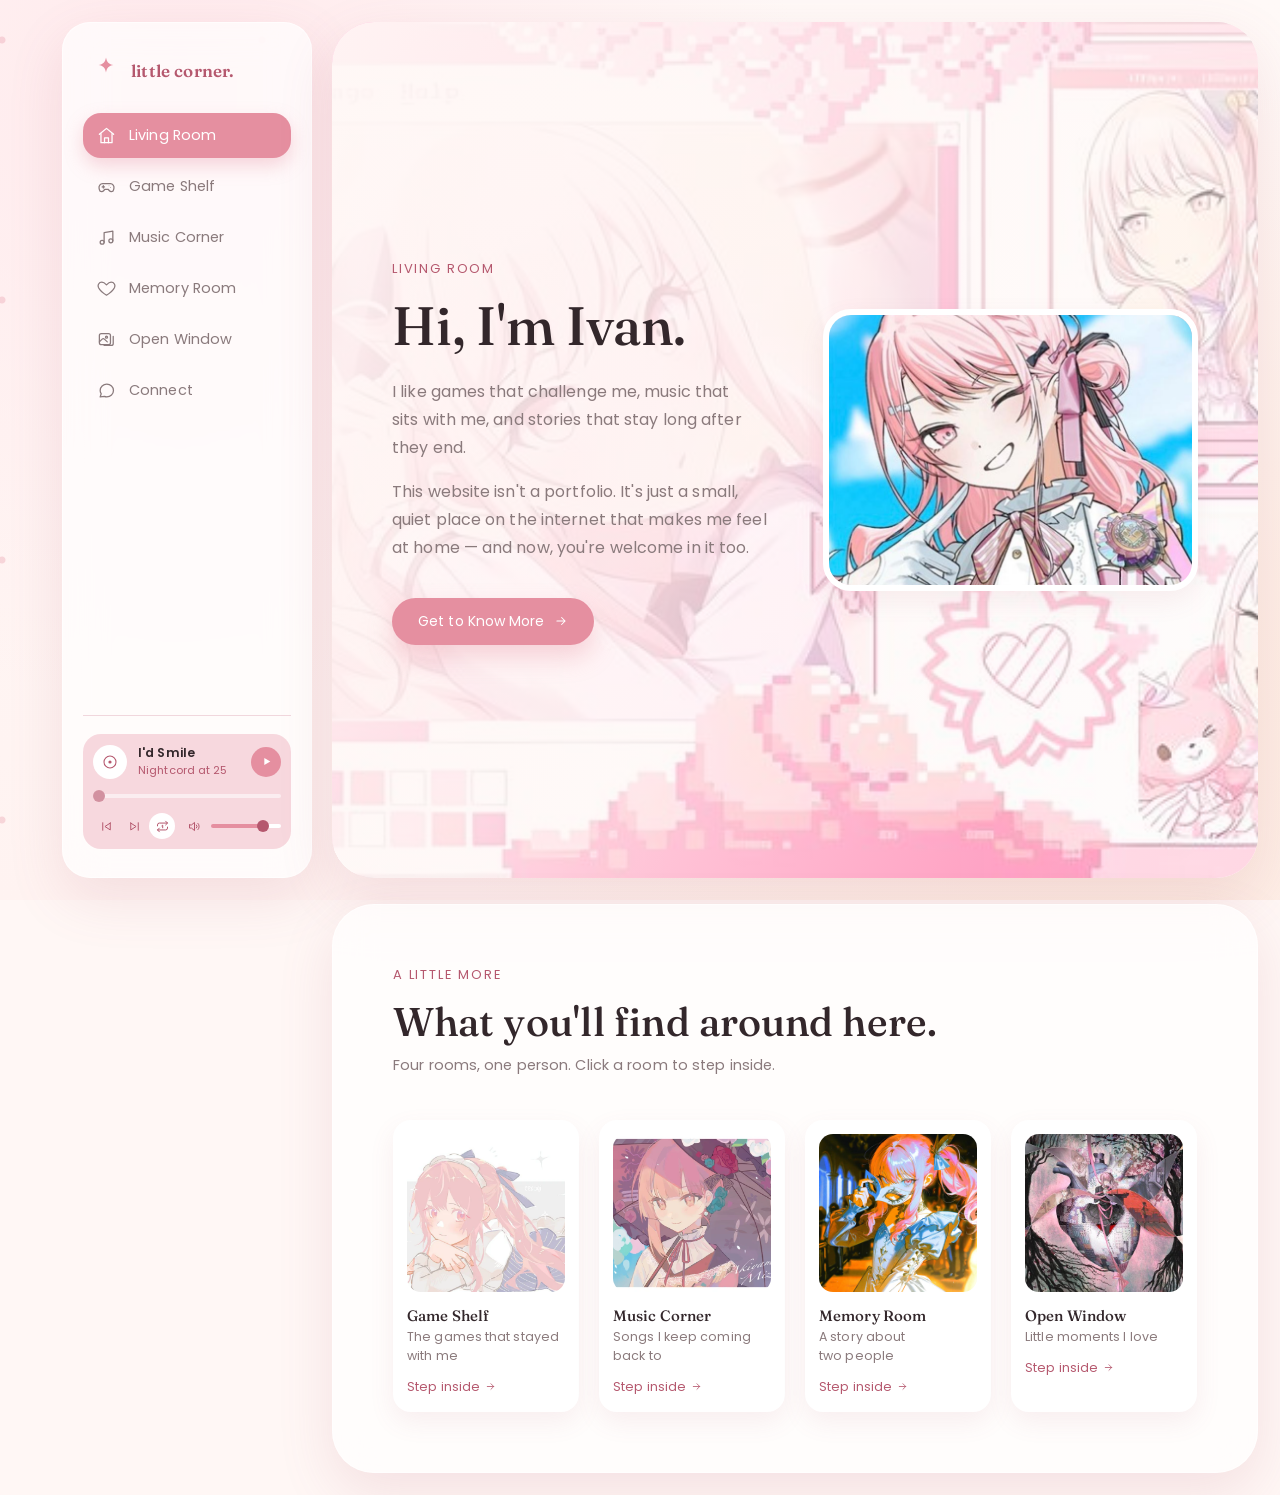
<file: pages/living-room.html>
<!DOCTYPE html>
<html lang="en">
<head>
<meta charset="UTF-8">
<meta name="viewport" content="width=device-width, initial-scale=1.0">
<title>Living Room · little corner.</title>
<meta name="description" content="little corner. — a quiet personal space on the internet.">
<link rel="icon" href="../favicon.ico">
<link rel="preconnect" href="https://fonts.googleapis.com"><link rel="preconnect" href="https://fonts.gstatic.com" crossorigin><link href="https://fonts.googleapis.com/css2?family=Fraunces:ital,opsz,wght@0,9..144,400;0,9..144,500;0,9..144,600;1,9..144,500&family=Poppins:wght@300;400;500;600&display=swap" rel="stylesheet">
<link rel="stylesheet" href="../assets/css/reset.css">
<link rel="stylesheet" href="../assets/css/layout.css">
<link rel="stylesheet" href="../assets/css/theme.css">
<link rel="stylesheet" href="../assets/css/player.css">
<script defer src="../assets/js/main.js"></script>
<script defer src="../assets/js/data/playlist.js"></script>
<script defer src="../assets/js/modules/player.js"></script>
<script defer src="../assets/js/modules/page.js"></script>
<script defer src="../assets/js/modules/gallery.js"></script>
<script defer src="../assets/js/modules/router.js"></script>

</head>
<body>
<div class="ambient"></div>
<div class="app-shell">
<input type="checkbox" id="nav-toggle" class="nav-toggle">
    <label for="nav-toggle" class="nav-toggle-label" aria-label="Open menu"><svg viewBox="0 0 24 24" fill="none" stroke="currentColor" stroke-width="1.8" stroke-linecap="round"><path d="M4 7h16M4 12h16M4 17h16"/></svg></label>
    <label for="nav-toggle" class="scrim" aria-hidden="true"></label>
    <aside class="sidebar">
      <div class="sidebar-brand">
        <span class="brand-mark"><svg viewBox="0 0 24 24" fill="currentColor" stroke="none"><path d="M12 2c.6 3.7 2.3 5.4 6 6-3.7.6-5.4 2.3-6 6-.6-3.7-2.3-5.4-6-6 3.7-.6 5.4-2.3 6-6Z"/></svg></span>
        <a href="../index.html" class="brand-name">little corner.</a>
      </div>
      <nav class="sidebar-nav">
        <ul>
          <li><a href="living-room.html" class="nav-item active"><span class="nav-icon"><svg viewBox="0 0 24 24" fill="none" stroke="currentColor" stroke-width="1.6" stroke-linecap="round" stroke-linejoin="round"><path d="M3 10.5 12 3l9 7.5"/><path d="M5 9.5V21h14V9.5"/><path d="M9.5 21v-6h5v6"/></svg></span><span class="nav-label">Living Room</span></a></li>
<li><a href="game-shelf.html" class="nav-item"><span class="nav-icon"><svg viewBox="0 0 24 24" fill="none" stroke="currentColor" stroke-width="1.6" stroke-linecap="round" stroke-linejoin="round"><path d="M7 8.5h10a4.5 4.5 0 0 1 4.4 5.4l-.4 2A3 3 0 0 1 18 18.5c-.9 0-1.7-.4-2.3-1.1L14 15.5h-4l-1.7 1.9a3 3 0 0 1-2.3 1.1 3 3 0 0 1-3-2.6l-.4-2A4.5 4.5 0 0 1 7 8.5Z"/><path d="M8 11v3M6.5 12.5h3"/><circle cx="15.2" cy="11.2" r=".6" fill="currentColor" stroke="none"/><circle cx="17.2" cy="13.2" r=".6" fill="currentColor" stroke="none"/></svg></span><span class="nav-label">Game Shelf</span></a></li>
<li><a href="music-corner.html" class="nav-item"><span class="nav-icon"><svg viewBox="0 0 24 24" fill="none" stroke="currentColor" stroke-width="1.6" stroke-linecap="round" stroke-linejoin="round"><path d="M9 18V5.8L20 4v12.2"/><circle cx="6.5" cy="18" r="2.5"/><circle cx="17.5" cy="16.2" r="2.5"/></svg></span><span class="nav-label">Music Corner</span></a></li>
<li><a href="memory-room.html" class="nav-item"><span class="nav-icon"><svg viewBox="0 0 24 24" fill="none" stroke="currentColor" stroke-width="1.6" stroke-linecap="round" stroke-linejoin="round"><path d="M12 20.5s-7.6-4.6-10-9.4C.4 7.7 2.4 4 6.1 4c2 0 3.6 1 5.9 3.4C14.3 5 15.9 4 17.9 4c3.7 0 5.7 3.7 4.1 7.1-2.4 4.8-10 9.4-10 9.4Z"/></svg></span><span class="nav-label">Memory Room</span></a></li>
<li><a href="open-window.html" class="nav-item"><span class="nav-icon"><svg viewBox="0 0 24 24" fill="none" stroke="currentColor" stroke-width="1.6" stroke-linecap="round" stroke-linejoin="round"><rect x="3" y="4.5" width="14" height="14" rx="2.4"/><path d="m3 15 3.5-3.5a2 2 0 0 1 2.8 0L13 15"/><circle cx="12" cy="9" r="1.3"/><path d="M20.5 8v9a2.5 2.5 0 0 1-2.5 2.5H9"/></svg></span><span class="nav-label">Open Window</span></a></li>
<li><a href="connect.html" class="nav-item"><span class="nav-icon"><svg viewBox="0 0 24 24" fill="none" stroke="currentColor" stroke-width="1.6" stroke-linecap="round" stroke-linejoin="round"><path d="M4 12c0-4.4 3.8-8 8.4-8s8.4 3.6 8.4 8-3.8 8-8.4 8c-1.1 0-2.1-.2-3-.6L4 20l1.3-3.9C4.5 15 4 13.6 4 12Z"/></svg></span><span class="nav-label">Connect</span></a></li>
        </ul>
      </nav>
      <div class="sidebar-foot"></div>
    </aside>
<main class="main">

<section class="page-hero">
  <div class="hero-image"><img src="../assets/images/wallpapers/living-room.jpg" alt=""></div>
  <div class="hero-inner">
    <div class="hero-grid">
      <div class="hero-copy reveal">
        <span class="eyebrow" data-room="02 · Living Room">Living Room</span>
        <h1>Hi, I'm Ivan.</h1>
        <p>I like games that challenge me, music that sits with me, and stories that stay long after they end.</p>
        <p>This website isn't a portfolio. It's just a small, quiet place on the internet that makes me feel at home — and now, you're welcome in it too.</p>
        <a href="#more" class="btn btn-primary">Get to Know More <svg viewBox="0 0 24 24" fill="none" stroke="currentColor" stroke-width="1.8" stroke-linecap="round" stroke-linejoin="round"><path d="M5 12h14M13 6l6 6-6 6"/></svg></a>
      </div>
      <div class="hero-visual reveal">
        <img src="../assets/images/profile/mizuki.jpg" alt="A photo that means something to me">
      </div>
    </div>
  </div>
</section>

<section class="content-wrap" id="more">
  <div class="panel reveal">
    <div class="panel-head">
      <div>
        <span class="eyebrow" data-room="—">A little more</span>
        <h1>What you'll find around here.</h1>
        <p class="panel-sub">Four rooms, one person. Click a room to step inside.</p>
      </div>
    </div>
    <div class="grid-4">
      <a href="game-shelf.html" class="card room-card">
        <div class="card-cover"><img src="../assets/images/wallpapers/game-shelf.jpg" alt="Game Shelf" loading="lazy" decoding="async"></div>
        <h3>Game Shelf</h3>
        <span class="card-meta">The games that stayed with me</span>
        <span class="card-link">Step inside <svg viewBox="0 0 24 24" fill="none" stroke="currentColor" stroke-width="1.8" stroke-linecap="round" stroke-linejoin="round"><path d="M5 12h14M13 6l6 6-6 6"/></svg></span>
      </a>
      <a href="music-corner.html" class="card room-card">
        <div class="card-cover"><img src="../assets/images/wallpapers/music-corner.jpg" alt="Music Corner" loading="lazy" decoding="async"></div>
        <h3>Music Corner</h3>
        <span class="card-meta">Songs I keep coming back to</span>
        <span class="card-link">Step inside <svg viewBox="0 0 24 24" fill="none" stroke="currentColor" stroke-width="1.8" stroke-linecap="round" stroke-linejoin="round"><path d="M5 12h14M13 6l6 6-6 6"/></svg></span>
      </a>
      <a href="memory-room.html" class="card room-card">
        <div class="card-cover"><img src="../assets/images/wallpapers/memory-room.jpg" alt="Memory Room" loading="lazy" decoding="async"></div>
        <h3>Memory Room</h3>
        <span class="card-meta">A story about two people</span>
        <span class="card-link">Step inside <svg viewBox="0 0 24 24" fill="none" stroke="currentColor" stroke-width="1.8" stroke-linecap="round" stroke-linejoin="round"><path d="M5 12h14M13 6l6 6-6 6"/></svg></span>
      </a>
      <a href="open-window.html" class="card room-card">
        <div class="card-cover"><img src="../assets/images/wallpapers/open-window.jpg" alt="Open Window" loading="lazy" decoding="async"></div>
        <h3>Open Window</h3>
        <span class="card-meta">Little moments I love</span>
        <span class="card-link">Step inside <svg viewBox="0 0 24 24" fill="none" stroke="currentColor" stroke-width="1.8" stroke-linecap="round" stroke-linejoin="round"><path d="M5 12h14M13 6l6 6-6 6"/></svg></span>
      </a>
    </div>
  </div>
</section>

</main>
</div>
</body>
</html>
</file>
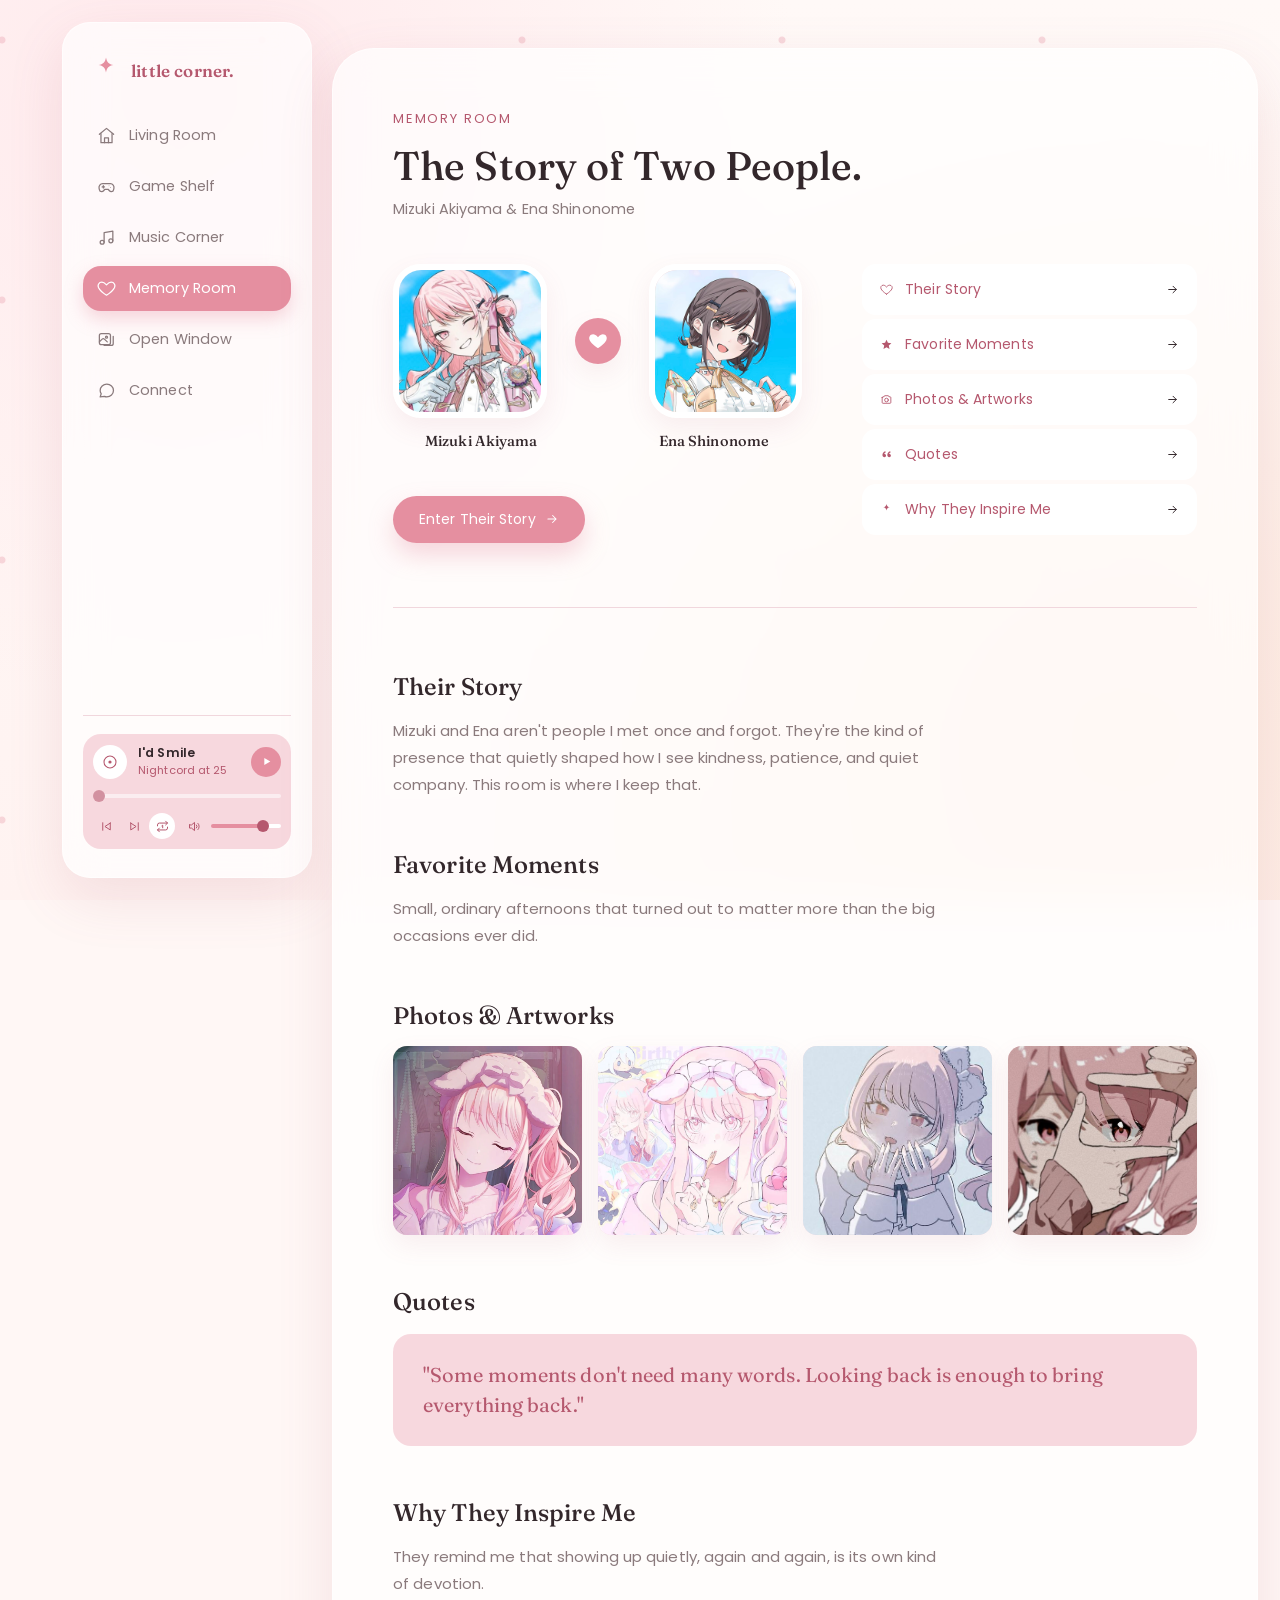
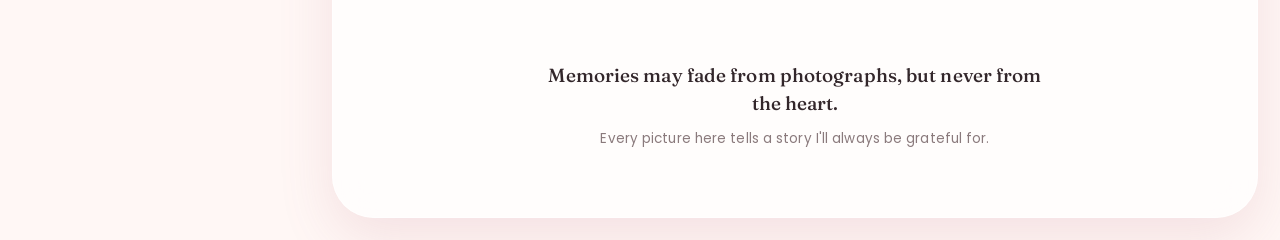
<file: pages/memory-room.html>
<!DOCTYPE html>
<html lang="en">
<head>
<meta charset="UTF-8">
<meta name="viewport" content="width=device-width, initial-scale=1.0">
<title>Memory Room · little corner.</title>
<meta name="description" content="little corner. — a quiet personal space on the internet.">
<link rel="icon" href="../favicon.ico">
<link rel="preconnect" href="https://fonts.googleapis.com"><link rel="preconnect" href="https://fonts.gstatic.com" crossorigin><link href="https://fonts.googleapis.com/css2?family=Fraunces:ital,opsz,wght@0,9..144,400;0,9..144,500;0,9..144,600;1,9..144,500&family=Poppins:wght@300;400;500;600&display=swap" rel="stylesheet">
<link rel="stylesheet" href="../assets/css/reset.css">
<link rel="stylesheet" href="../assets/css/layout.css">
<link rel="stylesheet" href="../assets/css/theme.css">
<link rel="stylesheet" href="../assets/css/player.css">
<script defer src="../assets/js/main.js"></script>
<script defer src="../assets/js/data/playlist.js"></script>
<script defer src="../assets/js/modules/player.js"></script>
<script defer src="../assets/js/modules/page.js"></script>
<script defer src="../assets/js/modules/gallery.js"></script>
<script defer src="../assets/js/modules/router.js"></script>

</head>
<body>
<div class="ambient"></div>
<div class="app-shell">
<input type="checkbox" id="nav-toggle" class="nav-toggle">
    <label for="nav-toggle" class="nav-toggle-label" aria-label="Open menu"><svg viewBox="0 0 24 24" fill="none" stroke="currentColor" stroke-width="1.8" stroke-linecap="round"><path d="M4 7h16M4 12h16M4 17h16"/></svg></label>
    <label for="nav-toggle" class="scrim" aria-hidden="true"></label>
    <aside class="sidebar">
      <div class="sidebar-brand">
        <span class="brand-mark"><svg viewBox="0 0 24 24" fill="currentColor" stroke="none"><path d="M12 2c.6 3.7 2.3 5.4 6 6-3.7.6-5.4 2.3-6 6-.6-3.7-2.3-5.4-6-6 3.7-.6 5.4-2.3 6-6Z"/></svg></span>
        <a href="../index.html" class="brand-name">little corner.</a>
      </div>
      <nav class="sidebar-nav">
        <ul>
          <li><a href="living-room.html" class="nav-item"><span class="nav-icon"><svg viewBox="0 0 24 24" fill="none" stroke="currentColor" stroke-width="1.6" stroke-linecap="round" stroke-linejoin="round"><path d="M3 10.5 12 3l9 7.5"/><path d="M5 9.5V21h14V9.5"/><path d="M9.5 21v-6h5v6"/></svg></span><span class="nav-label">Living Room</span></a></li>
<li><a href="game-shelf.html" class="nav-item"><span class="nav-icon"><svg viewBox="0 0 24 24" fill="none" stroke="currentColor" stroke-width="1.6" stroke-linecap="round" stroke-linejoin="round"><path d="M7 8.5h10a4.5 4.5 0 0 1 4.4 5.4l-.4 2A3 3 0 0 1 18 18.5c-.9 0-1.7-.4-2.3-1.1L14 15.5h-4l-1.7 1.9a3 3 0 0 1-2.3 1.1 3 3 0 0 1-3-2.6l-.4-2A4.5 4.5 0 0 1 7 8.5Z"/><path d="M8 11v3M6.5 12.5h3"/><circle cx="15.2" cy="11.2" r=".6" fill="currentColor" stroke="none"/><circle cx="17.2" cy="13.2" r=".6" fill="currentColor" stroke="none"/></svg></span><span class="nav-label">Game Shelf</span></a></li>
<li><a href="music-corner.html" class="nav-item"><span class="nav-icon"><svg viewBox="0 0 24 24" fill="none" stroke="currentColor" stroke-width="1.6" stroke-linecap="round" stroke-linejoin="round"><path d="M9 18V5.8L20 4v12.2"/><circle cx="6.5" cy="18" r="2.5"/><circle cx="17.5" cy="16.2" r="2.5"/></svg></span><span class="nav-label">Music Corner</span></a></li>
<li><a href="memory-room.html" class="nav-item active"><span class="nav-icon"><svg viewBox="0 0 24 24" fill="none" stroke="currentColor" stroke-width="1.6" stroke-linecap="round" stroke-linejoin="round"><path d="M12 20.5s-7.6-4.6-10-9.4C.4 7.7 2.4 4 6.1 4c2 0 3.6 1 5.9 3.4C14.3 5 15.9 4 17.9 4c3.7 0 5.7 3.7 4.1 7.1-2.4 4.8-10 9.4-10 9.4Z"/></svg></span><span class="nav-label">Memory Room</span></a></li>
<li><a href="open-window.html" class="nav-item"><span class="nav-icon"><svg viewBox="0 0 24 24" fill="none" stroke="currentColor" stroke-width="1.6" stroke-linecap="round" stroke-linejoin="round"><rect x="3" y="4.5" width="14" height="14" rx="2.4"/><path d="m3 15 3.5-3.5a2 2 0 0 1 2.8 0L13 15"/><circle cx="12" cy="9" r="1.3"/><path d="M20.5 8v9a2.5 2.5 0 0 1-2.5 2.5H9"/></svg></span><span class="nav-label">Open Window</span></a></li>
<li><a href="connect.html" class="nav-item"><span class="nav-icon"><svg viewBox="0 0 24 24" fill="none" stroke="currentColor" stroke-width="1.6" stroke-linecap="round" stroke-linejoin="round"><path d="M4 12c0-4.4 3.8-8 8.4-8s8.4 3.6 8.4 8-3.8 8-8.4 8c-1.1 0-2.1-.2-3-.6L4 20l1.3-3.9C4.5 15 4 13.6 4 12Z"/></svg></span><span class="nav-label">Connect</span></a></li>
        </ul>
      </nav>
      <div class="sidebar-foot"></div>
    </aside>
<main class="main">

<section class="content-wrap">
  <div class="panel reveal">
    <div class="panel-head">
      <div>
        <span class="eyebrow" data-room="05 · Memory Room">Memory Room</span>
        <h1>The Story of Two People.</h1>
        <p class="panel-sub">Mizuki Akiyama &amp; Ena Shinonome</p>
      </div>
    </div>

    <div class="memory-columns">
      <div>
        <div class="pair-block">
          <div class="pair-photo"><img src="../assets/images/profile/mizuki.jpg" alt="Mizuki Akiyama" loading="lazy" decoding="async"></div>
          <div class="pair-heart"><svg viewBox="0 0 24 24" fill="currentColor" stroke="none"><path d="M12 20.5s-7.6-4.6-10-9.4C.4 7.7 2.4 4 6.1 4c2 0 3.6 1 5.9 3.4C14.3 5 15.9 4 17.9 4c3.7 0 5.7 3.7 4.1 7.1-2.4 4.8-10 9.4-10 9.4Z"/></svg></div>
          <div class="pair-photo placeholder" id="ena-photo">
            <img src="../assets/images/profile/ena.jpg" alt="Ena Shinonome" loading="lazy"
                 onerror="this.style.display='none'; this.closest('.pair-photo').classList.add('is-empty');">
            <span class="placeholder-fallback">E</span>
          </div>
        </div>
        <div class="pair-names">
          <span>Mizuki Akiyama</span><span></span><span>Ena Shinonome</span>
        </div>
        <a href="#story" class="btn btn-primary">Enter Their Story <svg viewBox="0 0 24 24" fill="none" stroke="currentColor" stroke-width="1.8" stroke-linecap="round" stroke-linejoin="round"><path d="M5 12h14M13 6l6 6-6 6"/></svg></a>
      </div>

      <nav class="story-nav">
        <a href="#story"><span class="story-nav-icon"><svg viewBox="0 0 24 24" fill="none" stroke="currentColor" stroke-width="1.6" stroke-linecap="round" stroke-linejoin="round"><path d="M12 20.5s-7.6-4.6-10-9.4C.4 7.7 2.4 4 6.1 4c2 0 3.6 1 5.9 3.4C14.3 5 15.9 4 17.9 4c3.7 0 5.7 3.7 4.1 7.1-2.4 4.8-10 9.4-10 9.4Z"/></svg> Their Story</span><svg viewBox="0 0 24 24" fill="none" stroke="currentColor" stroke-width="1.8" stroke-linecap="round" stroke-linejoin="round"><path d="M5 12h14M13 6l6 6-6 6"/></svg></a>
        <a href="#moments"><span class="story-nav-icon"><svg viewBox="0 0 24 24" fill="currentColor" stroke="none"><path d="m12 3 2.6 5.9 6.4.6-4.8 4.3 1.4 6.3L12 16.9l-5.6 3.2 1.4-6.3L3 9.5l6.4-.6L12 3Z"/></svg> Favorite Moments</span><svg viewBox="0 0 24 24" fill="none" stroke="currentColor" stroke-width="1.8" stroke-linecap="round" stroke-linejoin="round"><path d="M5 12h14M13 6l6 6-6 6"/></svg></a>
        <a href="#photos"><span class="story-nav-icon"><svg viewBox="0 0 24 24" fill="none" stroke="currentColor" stroke-width="1.6" stroke-linecap="round" stroke-linejoin="round"><path d="M4 8.5A1.5 1.5 0 0 1 5.5 7h2l1-2h7l1 2h2A1.5 1.5 0 0 1 20 8.5v9A1.5 1.5 0 0 1 18.5 19h-13A1.5 1.5 0 0 1 4 17.5v-9Z"/><circle cx="12" cy="13" r="3.4"/></svg> Photos &amp; Artworks</span><svg viewBox="0 0 24 24" fill="none" stroke="currentColor" stroke-width="1.8" stroke-linecap="round" stroke-linejoin="round"><path d="M5 12h14M13 6l6 6-6 6"/></svg></a>
        <a href="#quotes"><span class="story-nav-icon"><svg viewBox="0 0 24 24" fill="currentColor" stroke="none"><path d="M9.5 6C6.5 7 4.5 9.6 4.5 13c0 2.5 1.6 4 3.6 4 1.7 0 3-1.3 3-3s-1.2-2.8-2.7-2.8c-.2 0-.4 0-.6.1.3-1.7 1.5-3 3.2-3.6L9.5 6Zm9 0c-3 1-5 3.6-5 7 0 2.5 1.6 4 3.6 4 1.7 0 3-1.3 3-3s-1.2-2.8-2.7-2.8c-.2 0-.4 0-.6.1.3-1.7 1.5-3 3.2-3.6L18.5 6Z"/></svg> Quotes</span><svg viewBox="0 0 24 24" fill="none" stroke="currentColor" stroke-width="1.8" stroke-linecap="round" stroke-linejoin="round"><path d="M5 12h14M13 6l6 6-6 6"/></svg></a>
        <a href="#inspire"><span class="story-nav-icon"><svg viewBox="0 0 24 24" fill="currentColor" stroke="none"><path d="M12 2c.6 3.7 2.3 5.4 6 6-3.7.6-5.4 2.3-6 6-.6-3.7-2.3-5.4-6-6 3.7-.6 5.4-2.3 6-6Z"/></svg> Why They Inspire Me</span><svg viewBox="0 0 24 24" fill="none" stroke="currentColor" stroke-width="1.8" stroke-linecap="round" stroke-linejoin="round"><path d="M5 12h14M13 6l6 6-6 6"/></svg></a>
      </nav>
    </div>

    <div class="memory-story-section reveal" id="story">
      <h2>Their Story</h2>
      <p>Mizuki and Ena aren't people I met once and forgot. They're the kind of presence that quietly shaped how I see kindness, patience, and quiet company. This room is where I keep that.</p>
    </div>

    <div class="memory-story-section reveal" id="moments">
      <h2>Favorite Moments</h2>
      <p>Small, ordinary afternoons that turned out to matter more than the big occasions ever did.</p>
    </div>

    <div class="memory-story-section reveal" id="photos">
      <h2>Photos &amp; Artworks</h2>
      <div class="photo-grid" style="grid-template-columns:repeat(4,1fr);">
        <div class="photo-tile reveal"><img src="../assets/images/gallery/gallery1.jpg" alt="A memory" loading="lazy"></div>
<div class="photo-tile reveal"><img src="../assets/images/gallery/gallery2.jpg" alt="A memory" loading="lazy"></div>
<div class="photo-tile reveal"><img src="../assets/images/gallery/gallery3.jpg" alt="A memory" loading="lazy"></div>
<div class="photo-tile reveal"><img src="../assets/images/gallery/gallery4.jpg" alt="A memory" loading="lazy"></div>
      </div>
    </div>

    <div class="memory-story-section reveal" id="quotes">
      <h2>Quotes</h2>
      <div class="quote-block">"Some moments don't need many words. Looking back is enough to bring everything back."</div>
    </div>

    <div class="memory-story-section reveal" id="inspire">
      <h2>Why They Inspire Me</h2>
      <p>They remind me that showing up quietly, again and again, is its own kind of devotion.</p>
    </div>

    <div class="sign-off reveal">
      <p class="line-1">Memories may fade from photographs, but never from the heart.</p>
      <p class="line-2">Every picture here tells a story I'll always be grateful for.</p>
    </div>
  </div>
</section>

</main>
</div>
</body>
</html>
</file>
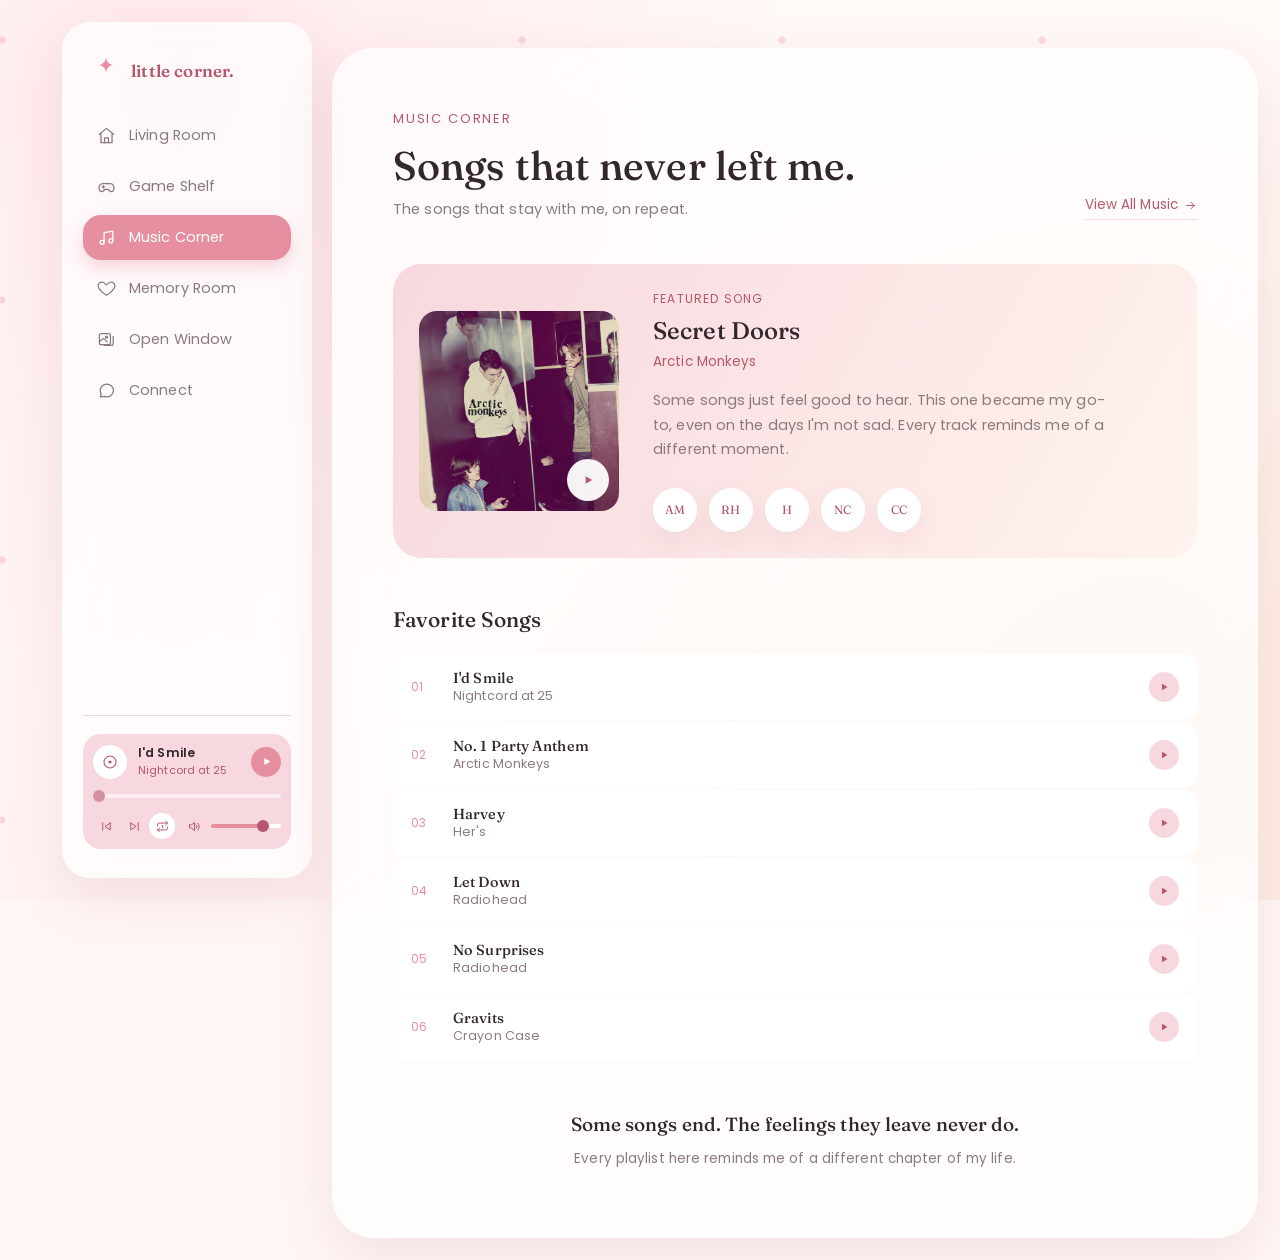
<file: pages/music-corner.html>
<!DOCTYPE html>
<html lang="en">
<head>
<meta charset="UTF-8">
<meta name="viewport" content="width=device-width, initial-scale=1.0">
<title>Music Corner · little corner.</title>
<meta name="description" content="little corner. — a quiet personal space on the internet.">
<link rel="icon" href="../favicon.ico">
<link rel="preconnect" href="https://fonts.googleapis.com"><link rel="preconnect" href="https://fonts.gstatic.com" crossorigin><link href="https://fonts.googleapis.com/css2?family=Fraunces:ital,opsz,wght@0,9..144,400;0,9..144,500;0,9..144,600;1,9..144,500&family=Poppins:wght@300;400;500;600&display=swap" rel="stylesheet">
<link rel="stylesheet" href="../assets/css/reset.css">
<link rel="stylesheet" href="../assets/css/layout.css">
<link rel="stylesheet" href="../assets/css/theme.css">
<link rel="stylesheet" href="../assets/css/player.css">
<script defer src="../assets/js/main.js"></script>
<script defer src="../assets/js/data/playlist.js"></script>
<script defer src="../assets/js/modules/player.js"></script>
<script defer src="../assets/js/modules/page.js"></script>
<script defer src="../assets/js/modules/gallery.js"></script>
<script defer src="../assets/js/modules/router.js"></script>

</head>
<body>
<div class="ambient"></div>
<div class="app-shell">
<input type="checkbox" id="nav-toggle" class="nav-toggle">
    <label for="nav-toggle" class="nav-toggle-label" aria-label="Open menu"><svg viewBox="0 0 24 24" fill="none" stroke="currentColor" stroke-width="1.8" stroke-linecap="round"><path d="M4 7h16M4 12h16M4 17h16"/></svg></label>
    <label for="nav-toggle" class="scrim" aria-hidden="true"></label>
    <aside class="sidebar">
      <div class="sidebar-brand">
        <span class="brand-mark"><svg viewBox="0 0 24 24" fill="currentColor" stroke="none"><path d="M12 2c.6 3.7 2.3 5.4 6 6-3.7.6-5.4 2.3-6 6-.6-3.7-2.3-5.4-6-6 3.7-.6 5.4-2.3 6-6Z"/></svg></span>
        <a href="../index.html" class="brand-name">little corner.</a>
      </div>
      <nav class="sidebar-nav">
        <ul>
          <li><a href="living-room.html" class="nav-item"><span class="nav-icon"><svg viewBox="0 0 24 24" fill="none" stroke="currentColor" stroke-width="1.6" stroke-linecap="round" stroke-linejoin="round"><path d="M3 10.5 12 3l9 7.5"/><path d="M5 9.5V21h14V9.5"/><path d="M9.5 21v-6h5v6"/></svg></span><span class="nav-label">Living Room</span></a></li>
<li><a href="game-shelf.html" class="nav-item"><span class="nav-icon"><svg viewBox="0 0 24 24" fill="none" stroke="currentColor" stroke-width="1.6" stroke-linecap="round" stroke-linejoin="round"><path d="M7 8.5h10a4.5 4.5 0 0 1 4.4 5.4l-.4 2A3 3 0 0 1 18 18.5c-.9 0-1.7-.4-2.3-1.1L14 15.5h-4l-1.7 1.9a3 3 0 0 1-2.3 1.1 3 3 0 0 1-3-2.6l-.4-2A4.5 4.5 0 0 1 7 8.5Z"/><path d="M8 11v3M6.5 12.5h3"/><circle cx="15.2" cy="11.2" r=".6" fill="currentColor" stroke="none"/><circle cx="17.2" cy="13.2" r=".6" fill="currentColor" stroke="none"/></svg></span><span class="nav-label">Game Shelf</span></a></li>
<li><a href="music-corner.html" class="nav-item active"><span class="nav-icon"><svg viewBox="0 0 24 24" fill="none" stroke="currentColor" stroke-width="1.6" stroke-linecap="round" stroke-linejoin="round"><path d="M9 18V5.8L20 4v12.2"/><circle cx="6.5" cy="18" r="2.5"/><circle cx="17.5" cy="16.2" r="2.5"/></svg></span><span class="nav-label">Music Corner</span></a></li>
<li><a href="memory-room.html" class="nav-item"><span class="nav-icon"><svg viewBox="0 0 24 24" fill="none" stroke="currentColor" stroke-width="1.6" stroke-linecap="round" stroke-linejoin="round"><path d="M12 20.5s-7.6-4.6-10-9.4C.4 7.7 2.4 4 6.1 4c2 0 3.6 1 5.9 3.4C14.3 5 15.9 4 17.9 4c3.7 0 5.7 3.7 4.1 7.1-2.4 4.8-10 9.4-10 9.4Z"/></svg></span><span class="nav-label">Memory Room</span></a></li>
<li><a href="open-window.html" class="nav-item"><span class="nav-icon"><svg viewBox="0 0 24 24" fill="none" stroke="currentColor" stroke-width="1.6" stroke-linecap="round" stroke-linejoin="round"><rect x="3" y="4.5" width="14" height="14" rx="2.4"/><path d="m3 15 3.5-3.5a2 2 0 0 1 2.8 0L13 15"/><circle cx="12" cy="9" r="1.3"/><path d="M20.5 8v9a2.5 2.5 0 0 1-2.5 2.5H9"/></svg></span><span class="nav-label">Open Window</span></a></li>
<li><a href="connect.html" class="nav-item"><span class="nav-icon"><svg viewBox="0 0 24 24" fill="none" stroke="currentColor" stroke-width="1.6" stroke-linecap="round" stroke-linejoin="round"><path d="M4 12c0-4.4 3.8-8 8.4-8s8.4 3.6 8.4 8-3.8 8-8.4 8c-1.1 0-2.1-.2-3-.6L4 20l1.3-3.9C4.5 15 4 13.6 4 12Z"/></svg></span><span class="nav-label">Connect</span></a></li>
        </ul>
      </nav>
      <div class="sidebar-foot"></div>
    </aside>
<main class="main">

<section class="content-wrap">
  <div class="panel reveal">
    <div class="panel-head">
      <div>
        <span class="eyebrow" data-room="04 · Music Corner">Music Corner</span>
        <h1>Songs that never left me.</h1>
        <p class="panel-sub">The songs that stay with me, on repeat.</p>
      </div>
      <a href="music-library.html" class="view-all">View All Music <svg viewBox="0 0 24 24" fill="none" stroke="currentColor" stroke-width="1.8" stroke-linecap="round" stroke-linejoin="round"><path d="M5 12h14M13 6l6 6-6 6"/></svg></a>
    </div>
    <div class="featured-strip reveal" data-file="secret-doors.mp3" data-title="Secret Doors" data-artist="Arctic Monkeys">
      <div class="cover"><img src="../assets/images/music/music1.jpg" alt="Secret Doors — Arctic Monkeys" loading="lazy" decoding="async">
        <button class="song-play cover-play" type="button" aria-label="Play Secret Doors"><svg viewBox="0 0 24 24" fill="currentColor" stroke="none"><path d="M8 5.5v13l11-6.5-11-6.5Z"/></svg></button>
      </div>
      <div>
        <span class="label">Featured Song</span>
        <h2>Secret Doors</h2>
        <p class="who">Arctic Monkeys</p>
        <p>Some songs just feel good to hear. This one became my go-to, even on the days I'm not sad. Every track reminds me of a different moment.</p>
        <div class="artist-row"><div class="artist-chip">AM</div>
<div class="artist-chip">RH</div>
<div class="artist-chip">H</div>
<div class="artist-chip">NC</div>
<div class="artist-chip">CC</div></div>
      </div>
    </div>
    <h2 class="section-title">Favorite Songs</h2>
    <div class="song-list">
      <div class="song-row reveal" data-title="I'd Smile" data-artist="Nightcord at 25" data-file="id-smile.mp3">
  <div class="song-row-main"><span class="song-index">01</span>
    <div><div class="song-name">I'd Smile</div><div class="song-artist">Nightcord at 25</div></div>
  </div>
  <button class="song-play" type="button" aria-label="Play I'd Smile"><svg viewBox="0 0 24 24" fill="currentColor" stroke="none"><path d="M8 5.5v13l11-6.5-11-6.5Z"/></svg></button>
</div>
<div class="song-row reveal" data-title="No. 1 Party Anthem" data-artist="Arctic Monkeys" data-file="no-1-party-anthem.mp3">
  <div class="song-row-main"><span class="song-index">02</span>
    <div><div class="song-name">No. 1 Party Anthem</div><div class="song-artist">Arctic Monkeys</div></div>
  </div>
  <button class="song-play" type="button" aria-label="Play No. 1 Party Anthem"><svg viewBox="0 0 24 24" fill="currentColor" stroke="none"><path d="M8 5.5v13l11-6.5-11-6.5Z"/></svg></button>
</div>
<div class="song-row reveal" data-title="Harvey" data-artist="Her's" data-file="harvey.mp3">
  <div class="song-row-main"><span class="song-index">03</span>
    <div><div class="song-name">Harvey</div><div class="song-artist">Her's</div></div>
  </div>
  <button class="song-play" type="button" aria-label="Play Harvey"><svg viewBox="0 0 24 24" fill="currentColor" stroke="none"><path d="M8 5.5v13l11-6.5-11-6.5Z"/></svg></button>
</div>
<div class="song-row reveal" data-title="Let Down" data-artist="Radiohead" data-file="let-down.mp3">
  <div class="song-row-main"><span class="song-index">04</span>
    <div><div class="song-name">Let Down</div><div class="song-artist">Radiohead</div></div>
  </div>
  <button class="song-play" type="button" aria-label="Play Let Down"><svg viewBox="0 0 24 24" fill="currentColor" stroke="none"><path d="M8 5.5v13l11-6.5-11-6.5Z"/></svg></button>
</div>
<div class="song-row reveal" data-title="No Surprises" data-artist="Radiohead" data-file="no-surprises.mp3">
  <div class="song-row-main"><span class="song-index">05</span>
    <div><div class="song-name">No Surprises</div><div class="song-artist">Radiohead</div></div>
  </div>
  <button class="song-play" type="button" aria-label="Play No Surprises"><svg viewBox="0 0 24 24" fill="currentColor" stroke="none"><path d="M8 5.5v13l11-6.5-11-6.5Z"/></svg></button>
</div>
<div class="song-row reveal" data-title="Gravits" data-artist="Crayon Case" data-file="gravits.mp3">
  <div class="song-row-main"><span class="song-index">06</span>
    <div><div class="song-name">Gravits</div><div class="song-artist">Crayon Case</div></div>
  </div>
  <button class="song-play" type="button" aria-label="Play Gravits"><svg viewBox="0 0 24 24" fill="currentColor" stroke="none"><path d="M8 5.5v13l11-6.5-11-6.5Z"/></svg></button>
</div>
    </div>
    <div class="sign-off reveal">
      <p class="line-1">Some songs end. The feelings they leave never do.</p>
      <p class="line-2">Every playlist here reminds me of a different chapter of my life.</p>
    </div>
  </div>
</section>

</main>
</div>
</body>
</html>
</file>
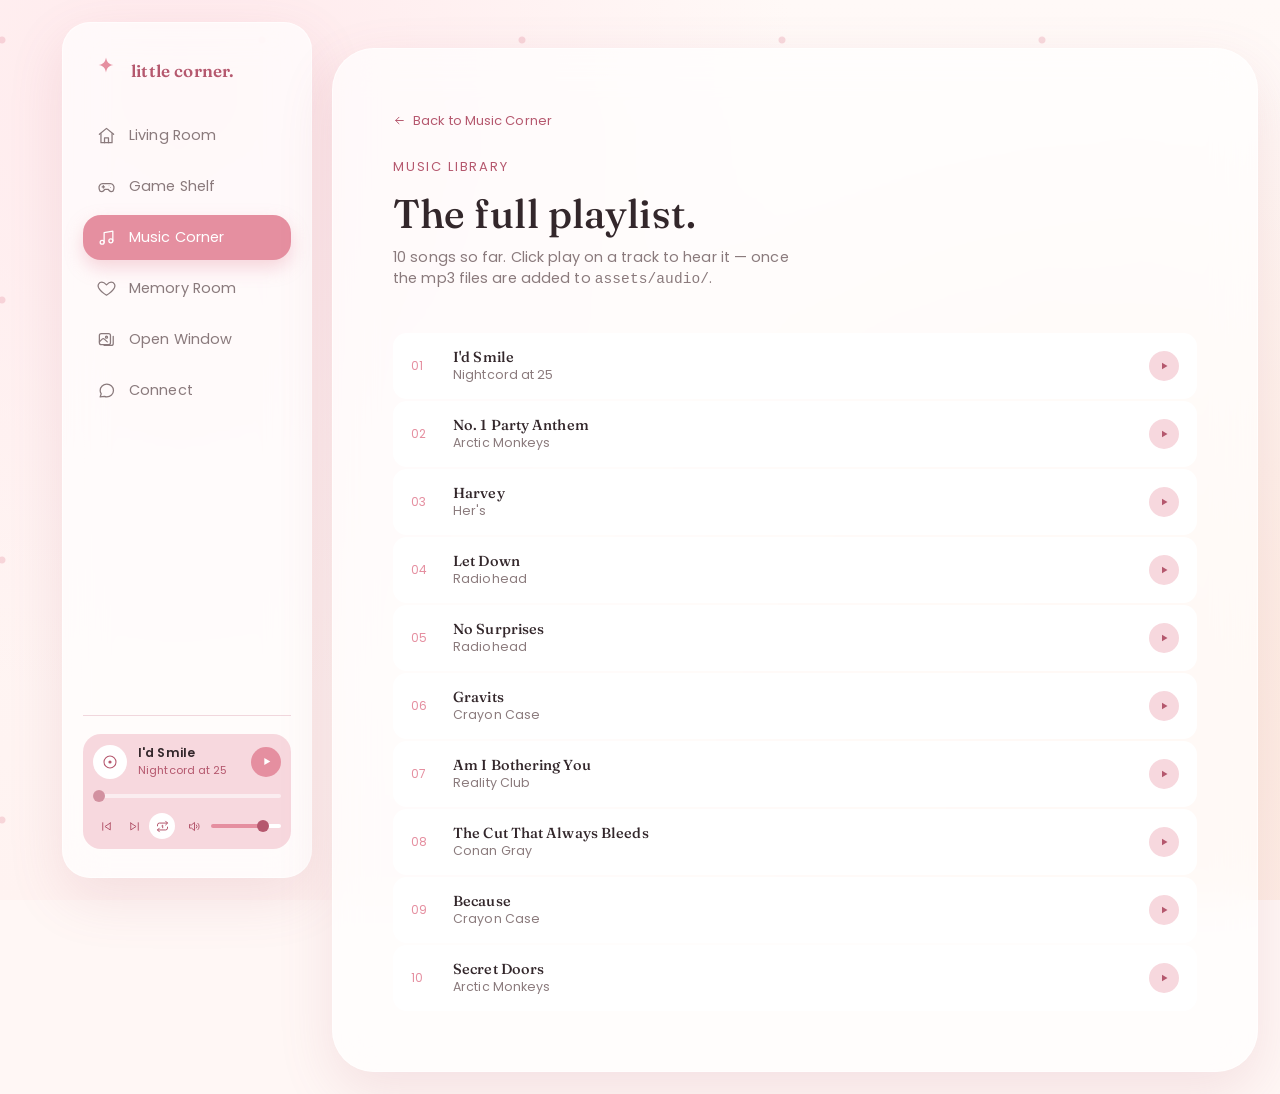
<file: pages/music-library.html>
<!DOCTYPE html>
<html lang="en">
<head>
<meta charset="UTF-8">
<meta name="viewport" content="width=device-width, initial-scale=1.0">
<title>Music Library · little corner.</title>
<meta name="description" content="little corner. — a quiet personal space on the internet.">
<link rel="icon" href="../favicon.ico">
<link rel="preconnect" href="https://fonts.googleapis.com"><link rel="preconnect" href="https://fonts.gstatic.com" crossorigin><link href="https://fonts.googleapis.com/css2?family=Fraunces:ital,opsz,wght@0,9..144,400;0,9..144,500;0,9..144,600;1,9..144,500&family=Poppins:wght@300;400;500;600&display=swap" rel="stylesheet">
<link rel="stylesheet" href="../assets/css/reset.css">
<link rel="stylesheet" href="../assets/css/layout.css">
<link rel="stylesheet" href="../assets/css/theme.css">
<link rel="stylesheet" href="../assets/css/player.css">
<script defer src="../assets/js/main.js"></script>
<script defer src="../assets/js/data/playlist.js"></script>
<script defer src="../assets/js/modules/player.js"></script>
<script defer src="../assets/js/modules/page.js"></script>
<script defer src="../assets/js/modules/gallery.js"></script>
<script defer src="../assets/js/modules/router.js"></script>

</head>
<body>
<div class="ambient"></div>
<div class="app-shell">
<input type="checkbox" id="nav-toggle" class="nav-toggle">
    <label for="nav-toggle" class="nav-toggle-label" aria-label="Open menu"><svg viewBox="0 0 24 24" fill="none" stroke="currentColor" stroke-width="1.8" stroke-linecap="round"><path d="M4 7h16M4 12h16M4 17h16"/></svg></label>
    <label for="nav-toggle" class="scrim" aria-hidden="true"></label>
    <aside class="sidebar">
      <div class="sidebar-brand">
        <span class="brand-mark"><svg viewBox="0 0 24 24" fill="currentColor" stroke="none"><path d="M12 2c.6 3.7 2.3 5.4 6 6-3.7.6-5.4 2.3-6 6-.6-3.7-2.3-5.4-6-6 3.7-.6 5.4-2.3 6-6Z"/></svg></span>
        <a href="../index.html" class="brand-name">little corner.</a>
      </div>
      <nav class="sidebar-nav">
        <ul>
          <li><a href="living-room.html" class="nav-item"><span class="nav-icon"><svg viewBox="0 0 24 24" fill="none" stroke="currentColor" stroke-width="1.6" stroke-linecap="round" stroke-linejoin="round"><path d="M3 10.5 12 3l9 7.5"/><path d="M5 9.5V21h14V9.5"/><path d="M9.5 21v-6h5v6"/></svg></span><span class="nav-label">Living Room</span></a></li>
<li><a href="game-shelf.html" class="nav-item"><span class="nav-icon"><svg viewBox="0 0 24 24" fill="none" stroke="currentColor" stroke-width="1.6" stroke-linecap="round" stroke-linejoin="round"><path d="M7 8.5h10a4.5 4.5 0 0 1 4.4 5.4l-.4 2A3 3 0 0 1 18 18.5c-.9 0-1.7-.4-2.3-1.1L14 15.5h-4l-1.7 1.9a3 3 0 0 1-2.3 1.1 3 3 0 0 1-3-2.6l-.4-2A4.5 4.5 0 0 1 7 8.5Z"/><path d="M8 11v3M6.5 12.5h3"/><circle cx="15.2" cy="11.2" r=".6" fill="currentColor" stroke="none"/><circle cx="17.2" cy="13.2" r=".6" fill="currentColor" stroke="none"/></svg></span><span class="nav-label">Game Shelf</span></a></li>
<li><a href="music-corner.html" class="nav-item active"><span class="nav-icon"><svg viewBox="0 0 24 24" fill="none" stroke="currentColor" stroke-width="1.6" stroke-linecap="round" stroke-linejoin="round"><path d="M9 18V5.8L20 4v12.2"/><circle cx="6.5" cy="18" r="2.5"/><circle cx="17.5" cy="16.2" r="2.5"/></svg></span><span class="nav-label">Music Corner</span></a></li>
<li><a href="memory-room.html" class="nav-item"><span class="nav-icon"><svg viewBox="0 0 24 24" fill="none" stroke="currentColor" stroke-width="1.6" stroke-linecap="round" stroke-linejoin="round"><path d="M12 20.5s-7.6-4.6-10-9.4C.4 7.7 2.4 4 6.1 4c2 0 3.6 1 5.9 3.4C14.3 5 15.9 4 17.9 4c3.7 0 5.7 3.7 4.1 7.1-2.4 4.8-10 9.4-10 9.4Z"/></svg></span><span class="nav-label">Memory Room</span></a></li>
<li><a href="open-window.html" class="nav-item"><span class="nav-icon"><svg viewBox="0 0 24 24" fill="none" stroke="currentColor" stroke-width="1.6" stroke-linecap="round" stroke-linejoin="round"><rect x="3" y="4.5" width="14" height="14" rx="2.4"/><path d="m3 15 3.5-3.5a2 2 0 0 1 2.8 0L13 15"/><circle cx="12" cy="9" r="1.3"/><path d="M20.5 8v9a2.5 2.5 0 0 1-2.5 2.5H9"/></svg></span><span class="nav-label">Open Window</span></a></li>
<li><a href="connect.html" class="nav-item"><span class="nav-icon"><svg viewBox="0 0 24 24" fill="none" stroke="currentColor" stroke-width="1.6" stroke-linecap="round" stroke-linejoin="round"><path d="M4 12c0-4.4 3.8-8 8.4-8s8.4 3.6 8.4 8-3.8 8-8.4 8c-1.1 0-2.1-.2-3-.6L4 20l1.3-3.9C4.5 15 4 13.6 4 12Z"/></svg></span><span class="nav-label">Connect</span></a></li>
        </ul>
      </nav>
      <div class="sidebar-foot"></div>
    </aside>
<main class="main">

<section class="content-wrap">
  <div class="panel reveal">
    <a href="music-corner.html" class="back-link"><svg viewBox="0 0 24 24" fill="none" stroke="currentColor" stroke-width="1.8" stroke-linecap="round" stroke-linejoin="round"><path d="M19 12H5M11 18l-6-6 6-6"/></svg> Back to Music Corner</a>
    <div class="panel-head">
      <div>
        <span class="eyebrow" data-room="04 · Music Corner">Music Library</span>
        <h1>The full playlist.</h1>
        <p class="panel-sub">10 songs so far. Click play on a track to hear it — once the mp3 files are added to <code>assets/audio/</code>.</p>
      </div>
    </div>
    <div class="song-list">
      <div class="song-row reveal" data-title="I'd Smile" data-artist="Nightcord at 25" data-file="id-smile.mp3">
  <div class="song-row-main"><span class="song-index">01</span>
    <div><div class="song-name">I'd Smile</div><div class="song-artist">Nightcord at 25</div></div>
  </div>
  <button class="song-play" type="button" aria-label="Play I'd Smile"><svg viewBox="0 0 24 24" fill="currentColor" stroke="none"><path d="M8 5.5v13l11-6.5-11-6.5Z"/></svg></button>
</div>
<div class="song-row reveal" data-title="No. 1 Party Anthem" data-artist="Arctic Monkeys" data-file="no-1-party-anthem.mp3">
  <div class="song-row-main"><span class="song-index">02</span>
    <div><div class="song-name">No. 1 Party Anthem</div><div class="song-artist">Arctic Monkeys</div></div>
  </div>
  <button class="song-play" type="button" aria-label="Play No. 1 Party Anthem"><svg viewBox="0 0 24 24" fill="currentColor" stroke="none"><path d="M8 5.5v13l11-6.5-11-6.5Z"/></svg></button>
</div>
<div class="song-row reveal" data-title="Harvey" data-artist="Her's" data-file="harvey.mp3">
  <div class="song-row-main"><span class="song-index">03</span>
    <div><div class="song-name">Harvey</div><div class="song-artist">Her's</div></div>
  </div>
  <button class="song-play" type="button" aria-label="Play Harvey"><svg viewBox="0 0 24 24" fill="currentColor" stroke="none"><path d="M8 5.5v13l11-6.5-11-6.5Z"/></svg></button>
</div>
<div class="song-row reveal" data-title="Let Down" data-artist="Radiohead" data-file="let-down.mp3">
  <div class="song-row-main"><span class="song-index">04</span>
    <div><div class="song-name">Let Down</div><div class="song-artist">Radiohead</div></div>
  </div>
  <button class="song-play" type="button" aria-label="Play Let Down"><svg viewBox="0 0 24 24" fill="currentColor" stroke="none"><path d="M8 5.5v13l11-6.5-11-6.5Z"/></svg></button>
</div>
<div class="song-row reveal" data-title="No Surprises" data-artist="Radiohead" data-file="no-surprises.mp3">
  <div class="song-row-main"><span class="song-index">05</span>
    <div><div class="song-name">No Surprises</div><div class="song-artist">Radiohead</div></div>
  </div>
  <button class="song-play" type="button" aria-label="Play No Surprises"><svg viewBox="0 0 24 24" fill="currentColor" stroke="none"><path d="M8 5.5v13l11-6.5-11-6.5Z"/></svg></button>
</div>
<div class="song-row reveal" data-title="Gravits" data-artist="Crayon Case" data-file="gravits.mp3">
  <div class="song-row-main"><span class="song-index">06</span>
    <div><div class="song-name">Gravits</div><div class="song-artist">Crayon Case</div></div>
  </div>
  <button class="song-play" type="button" aria-label="Play Gravits"><svg viewBox="0 0 24 24" fill="currentColor" stroke="none"><path d="M8 5.5v13l11-6.5-11-6.5Z"/></svg></button>
</div>
<div class="song-row reveal" data-title="Am I Bothering You" data-artist="Reality Club" data-file="am-I-bothering-you.mp3">
  <div class="song-row-main"><span class="song-index">07</span>
    <div><div class="song-name">Am I Bothering You</div><div class="song-artist">Reality Club</div></div>
  </div>
  <button class="song-play" type="button" aria-label="Play Am I Bothering You"><svg viewBox="0 0 24 24" fill="currentColor" stroke="none"><path d="M8 5.5v13l11-6.5-11-6.5Z"/></svg></button>
</div>
<div class="song-row reveal" data-title="The Cut That Always Bleeds" data-artist="Conan Gray" data-file="The-Cut-That-Always-Bleeds.mp3">
  <div class="song-row-main"><span class="song-index">08</span>
    <div><div class="song-name">The Cut That Always Bleeds</div><div class="song-artist">Conan Gray</div></div>
  </div>
  <button class="song-play" type="button" aria-label="Play The Cut That Always Bleeds"><svg viewBox="0 0 24 24" fill="currentColor" stroke="none"><path d="M8 5.5v13l11-6.5-11-6.5Z"/></svg></button>
</div>
<div class="song-row reveal" data-title="Because" data-artist="Crayon Case" data-file="because.mp3">
  <div class="song-row-main"><span class="song-index">09</span>
    <div><div class="song-name">Because</div><div class="song-artist">Crayon Case</div></div>
  </div>
  <button class="song-play" type="button" aria-label="Play Because"><svg viewBox="0 0 24 24" fill="currentColor" stroke="none"><path d="M8 5.5v13l11-6.5-11-6.5Z"/></svg></button>
</div>
<div class="song-row reveal" data-title="Secret Doors" data-artist="Arctic Monkeys" data-file="secret-doors.mp3">
  <div class="song-row-main"><span class="song-index">10</span>
    <div><div class="song-name">Secret Doors</div><div class="song-artist">Arctic Monkeys</div></div>
  </div>
  <button class="song-play" type="button" aria-label="Play Secret Doors"><svg viewBox="0 0 24 24" fill="currentColor" stroke="none"><path d="M8 5.5v13l11-6.5-11-6.5Z"/></svg></button>
</div>
    </div>
  </div>
</section>

</main>
</div>
</body>
</html>
</file>
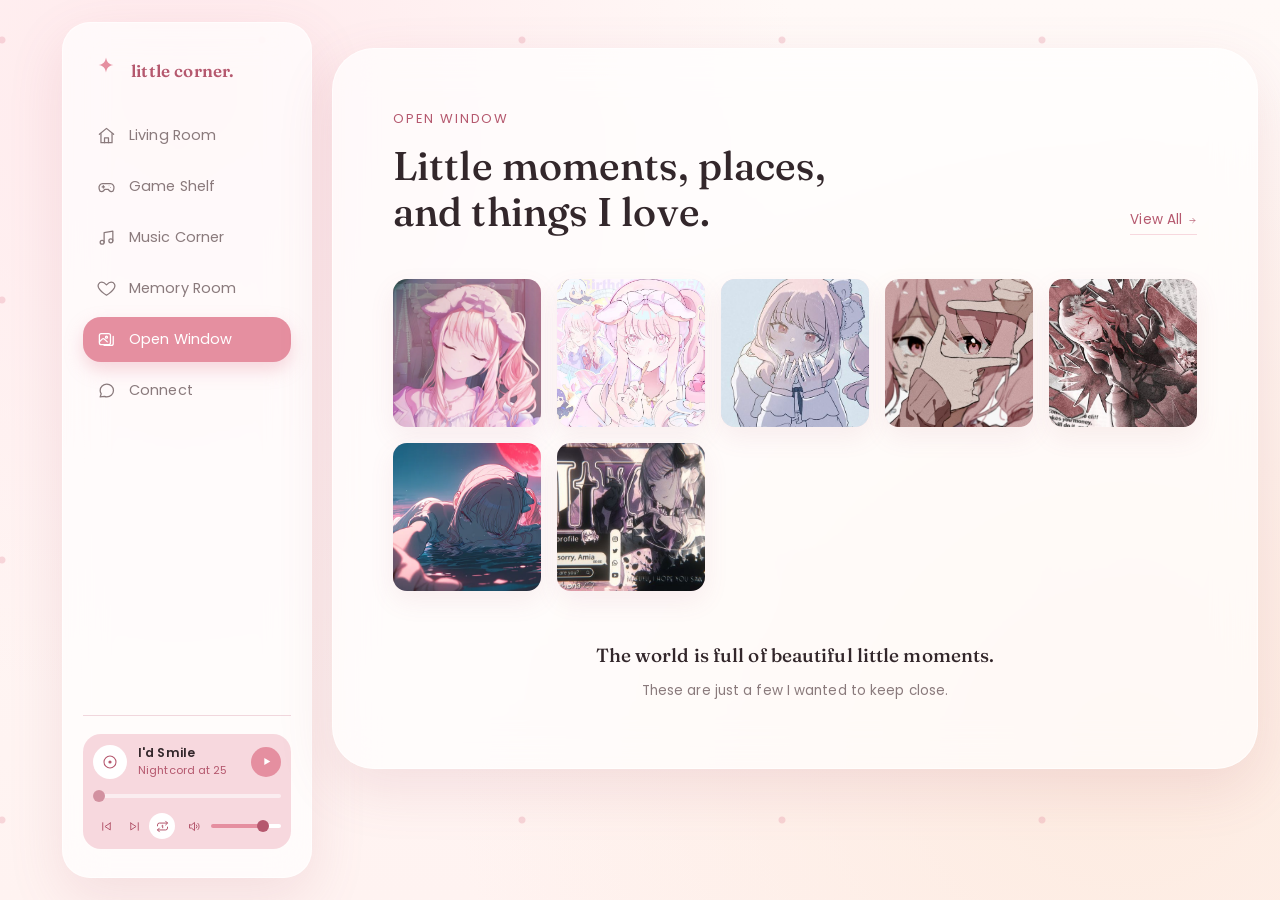
<file: pages/open-window.html>
<!DOCTYPE html>
<html lang="en">
<head>
<meta charset="UTF-8">
<meta name="viewport" content="width=device-width, initial-scale=1.0">
<title>Open Window · little corner.</title>
<meta name="description" content="little corner. — a quiet personal space on the internet.">
<link rel="icon" href="../favicon.ico">
<link rel="preconnect" href="https://fonts.googleapis.com"><link rel="preconnect" href="https://fonts.gstatic.com" crossorigin><link href="https://fonts.googleapis.com/css2?family=Fraunces:ital,opsz,wght@0,9..144,400;0,9..144,500;0,9..144,600;1,9..144,500&family=Poppins:wght@300;400;500;600&display=swap" rel="stylesheet">
<link rel="stylesheet" href="../assets/css/reset.css">
<link rel="stylesheet" href="../assets/css/layout.css">
<link rel="stylesheet" href="../assets/css/theme.css">
<link rel="stylesheet" href="../assets/css/player.css">
<script defer src="../assets/js/main.js"></script>
<script defer src="../assets/js/data/playlist.js"></script>
<script defer src="../assets/js/modules/player.js"></script>
<script defer src="../assets/js/modules/page.js"></script>
<script defer src="../assets/js/modules/gallery.js"></script>
<script defer src="../assets/js/modules/router.js"></script>

</head>
<body>
<div class="ambient"></div>
<div class="app-shell">
<input type="checkbox" id="nav-toggle" class="nav-toggle">
    <label for="nav-toggle" class="nav-toggle-label" aria-label="Open menu"><svg viewBox="0 0 24 24" fill="none" stroke="currentColor" stroke-width="1.8" stroke-linecap="round"><path d="M4 7h16M4 12h16M4 17h16"/></svg></label>
    <label for="nav-toggle" class="scrim" aria-hidden="true"></label>
    <aside class="sidebar">
      <div class="sidebar-brand">
        <span class="brand-mark"><svg viewBox="0 0 24 24" fill="currentColor" stroke="none"><path d="M12 2c.6 3.7 2.3 5.4 6 6-3.7.6-5.4 2.3-6 6-.6-3.7-2.3-5.4-6-6 3.7-.6 5.4-2.3 6-6Z"/></svg></span>
        <a href="../index.html" class="brand-name">little corner.</a>
      </div>
      <nav class="sidebar-nav">
        <ul>
          <li><a href="living-room.html" class="nav-item"><span class="nav-icon"><svg viewBox="0 0 24 24" fill="none" stroke="currentColor" stroke-width="1.6" stroke-linecap="round" stroke-linejoin="round"><path d="M3 10.5 12 3l9 7.5"/><path d="M5 9.5V21h14V9.5"/><path d="M9.5 21v-6h5v6"/></svg></span><span class="nav-label">Living Room</span></a></li>
<li><a href="game-shelf.html" class="nav-item"><span class="nav-icon"><svg viewBox="0 0 24 24" fill="none" stroke="currentColor" stroke-width="1.6" stroke-linecap="round" stroke-linejoin="round"><path d="M7 8.5h10a4.5 4.5 0 0 1 4.4 5.4l-.4 2A3 3 0 0 1 18 18.5c-.9 0-1.7-.4-2.3-1.1L14 15.5h-4l-1.7 1.9a3 3 0 0 1-2.3 1.1 3 3 0 0 1-3-2.6l-.4-2A4.5 4.5 0 0 1 7 8.5Z"/><path d="M8 11v3M6.5 12.5h3"/><circle cx="15.2" cy="11.2" r=".6" fill="currentColor" stroke="none"/><circle cx="17.2" cy="13.2" r=".6" fill="currentColor" stroke="none"/></svg></span><span class="nav-label">Game Shelf</span></a></li>
<li><a href="music-corner.html" class="nav-item"><span class="nav-icon"><svg viewBox="0 0 24 24" fill="none" stroke="currentColor" stroke-width="1.6" stroke-linecap="round" stroke-linejoin="round"><path d="M9 18V5.8L20 4v12.2"/><circle cx="6.5" cy="18" r="2.5"/><circle cx="17.5" cy="16.2" r="2.5"/></svg></span><span class="nav-label">Music Corner</span></a></li>
<li><a href="memory-room.html" class="nav-item"><span class="nav-icon"><svg viewBox="0 0 24 24" fill="none" stroke="currentColor" stroke-width="1.6" stroke-linecap="round" stroke-linejoin="round"><path d="M12 20.5s-7.6-4.6-10-9.4C.4 7.7 2.4 4 6.1 4c2 0 3.6 1 5.9 3.4C14.3 5 15.9 4 17.9 4c3.7 0 5.7 3.7 4.1 7.1-2.4 4.8-10 9.4-10 9.4Z"/></svg></span><span class="nav-label">Memory Room</span></a></li>
<li><a href="open-window.html" class="nav-item active"><span class="nav-icon"><svg viewBox="0 0 24 24" fill="none" stroke="currentColor" stroke-width="1.6" stroke-linecap="round" stroke-linejoin="round"><rect x="3" y="4.5" width="14" height="14" rx="2.4"/><path d="m3 15 3.5-3.5a2 2 0 0 1 2.8 0L13 15"/><circle cx="12" cy="9" r="1.3"/><path d="M20.5 8v9a2.5 2.5 0 0 1-2.5 2.5H9"/></svg></span><span class="nav-label">Open Window</span></a></li>
<li><a href="connect.html" class="nav-item"><span class="nav-icon"><svg viewBox="0 0 24 24" fill="none" stroke="currentColor" stroke-width="1.6" stroke-linecap="round" stroke-linejoin="round"><path d="M4 12c0-4.4 3.8-8 8.4-8s8.4 3.6 8.4 8-3.8 8-8.4 8c-1.1 0-2.1-.2-3-.6L4 20l1.3-3.9C4.5 15 4 13.6 4 12Z"/></svg></span><span class="nav-label">Connect</span></a></li>
        </ul>
      </nav>
      <div class="sidebar-foot"></div>
    </aside>
<main class="main">

<section class="content-wrap">
  <div class="panel reveal">
    <div class="panel-head">
      <div>
        <span class="eyebrow" data-room="06 · Open Window">Open Window</span>
        <h1>Little moments, places, and things I love.</h1>
      </div>
      <a href="gallery-library.html" class="view-all">View All <svg viewBox="0 0 24 24" fill="none" stroke="currentColor" stroke-width="1.8" stroke-linecap="round" stroke-linejoin="round"><path d="M5 12h14M13 6l6 6-6 6"/></svg></a>
    </div>
    <div class="photo-grid">
      <div class="photo-tile reveal"><img src="../assets/images/gallery/gallery1.jpg" alt="A little moment" loading="lazy"></div>
<div class="photo-tile reveal"><img src="../assets/images/gallery/gallery2.jpg" alt="A little moment" loading="lazy"></div>
<div class="photo-tile reveal"><img src="../assets/images/gallery/gallery3.jpg" alt="A little moment" loading="lazy"></div>
<div class="photo-tile reveal"><img src="../assets/images/gallery/gallery4.jpg" alt="A little moment" loading="lazy"></div>
<div class="photo-tile reveal"><img src="../assets/images/gallery/gallery5.jpg" alt="A little moment" loading="lazy"></div>
<div class="photo-tile reveal"><img src="../assets/images/gallery/gallery6.jpg" alt="A little moment" loading="lazy"></div>
<div class="photo-tile reveal"><img src="../assets/images/gallery/gallery7.jpg" alt="A little moment" loading="lazy"></div>
    </div>
    <div class="sign-off reveal">
      <p class="line-1">The world is full of beautiful little moments.</p>
      <p class="line-2">These are just a few I wanted to keep close.</p>
    </div>
  </div>
</section>

</main>
</div>
</body>
</html>
</file>
<file: assets/css/layout.css>
/* =======================================================
   LAYOUT SKELETON — shared structure across all themes.
   Visual values (color, radius, shadow, type) come from
   custom properties defined in each theme's theme.css
======================================================= */

html, body { width: 100%; }

body {
  font-family: var(--font-body);
  background: var(--bg-color);
  color: var(--text-color);
  overflow-x: hidden;
}

/* ---------- Ambient wallpaper layer ---------- */
.ambient {
  position: fixed;
  inset: 0;
  z-index: -2;
  background: var(--ambient-bg);
}
.ambient::before {
  content: "";
  position: absolute;
  inset: 0;
  background: var(--ambient-overlay);
}

/* ---------- Shell ---------- */
.app-shell {
  display: flex;
  align-items: flex-start;
  gap: var(--shell-gap, 24px);
  width: 100%;
  min-height: 100vh;
  padding: var(--shell-padding, 24px);
}

/* ---------- Sidebar ---------- */
.sidebar {
  position: sticky;
  top: var(--shell-padding, 24px);
  width: var(--sidebar-width, 246px);
  flex-shrink: 0;
  min-height: calc(100vh - (var(--shell-padding, 24px) * 2));
  display: flex;
  flex-direction: column;
  padding: 28px 20px;
}

.sidebar-brand {
  display: flex;
  align-items: center;
  gap: 10px;
  padding: 4px 8px 28px;
  font-family: var(--font-display);
}

.sidebar-brand .brand-mark {
  width: 30px;
  height: 30px;
  flex-shrink: 0;
  display: flex;
  align-items: center;
  justify-content: center;
}

.sidebar-brand .brand-name {
  font-size: 17px;
  letter-spacing: 0.01em;
}

.sidebar-nav { flex: 1; }

.sidebar-nav ul {
  display: flex;
  flex-direction: column;
  gap: 6px;
}

.nav-item {
  display: flex;
  align-items: center;
  gap: 13px;
  padding: 12px 14px;
  border-radius: var(--radius-md);
  font-size: 14.5px;
  transition: background .22s ease, color .22s ease, transform .22s ease;
}

.nav-item .nav-icon {
  width: 19px;
  height: 19px;
  flex-shrink: 0;
  display: flex;
  align-items: center;
  justify-content: center;
}

.nav-item .nav-icon svg { width: 100%; height: 100%; }

.sidebar-foot {
  padding-top: 18px;
  margin-top: 18px;
}

/* Mobile nav toggle */
.nav-toggle { display: none; }

/* ---------- Main ---------- */
.main {
  flex: 1;
  min-width: 0;
  position: relative;
}

/* pindah halaman (router.js) */
.main { transition: opacity .16s ease; }
.main.is-leaving { opacity: 0; }
.main:focus { outline: none; }

.page-hero {
  position: relative;
  border-radius: var(--radius-xl);
  min-height: calc(100vh - (var(--shell-padding, 24px) * 2));
  padding: var(--hero-padding, 56px);
  overflow: hidden;
  display: flex;
  flex-direction: column;
}

.page-hero .hero-image {
  position: absolute;
  inset: 0;
  z-index: 0;
}
.page-hero .hero-image img {
  width: 100%;
  height: 100%;
  object-fit: cover;
}
.page-hero .hero-image::after {
  content: "";
  position: absolute;
  inset: 0;
}

.hero-inner {
  position: relative;
  z-index: 2;
  flex: 1;
  display: flex;
  flex-direction: column;
}

.hero-topline {
  display: flex;
  justify-content: space-between;
  align-items: flex-start;
}

.hero-grid {
  flex: 1;
  display: grid;
  grid-template-columns: minmax(0, 1fr) minmax(0, 1fr);
  gap: 56px;
  align-items: center;
}

.hero-copy .eyebrow {
  display: inline-block;
  font-size: 13px;
  letter-spacing: 0.14em;
  text-transform: uppercase;
  margin-bottom: 18px;
}

.hero-copy h1 {
  font-family: var(--font-display);
  font-size: clamp(34px, 4.4vw, 54px);
  line-height: 1.08;
  margin-bottom: 22px;
}

.hero-copy p {
  font-size: 16px;
  line-height: 1.75;
  max-width: 44ch;
  margin-bottom: 16px;
}

.hero-copy .btn { margin-top: 20px; }

.hero-visual {
  position: relative;
  border-radius: var(--radius-lg);
  overflow: hidden;
  aspect-ratio: 4 / 3;
}
.hero-visual img { width: 100%; height: 100%; object-fit: cover; }

.scroll-cue {
  display: flex;
  align-items: center;
  gap: 8px;
  font-size: 12px;
  letter-spacing: .08em;
  text-transform: uppercase;
  margin-top: 32px;
}
.scroll-cue svg { width: 14px; height: 14px; animation: bob 2.2s ease-in-out infinite; }
@keyframes bob { 0%,100%{ transform: translateY(0);} 50%{ transform: translateY(5px);} }

/* ---------- Content panel (below-hero pages) ---------- */
.content-wrap { padding-top: 26px; }

.panel {
  position: relative;
  border-radius: var(--radius-xl);
  padding: var(--hero-padding, 56px);
}

.panel-head {
  display: flex;
  justify-content: space-between;
  align-items: flex-end;
  gap: 24px;
  margin-bottom: 44px;
}

.panel-head .eyebrow {
  display: block;
  font-size: 13px;
  letter-spacing: 0.14em;
  text-transform: uppercase;
  margin-bottom: 14px;
}

.panel-head h1 {
  font-family: var(--font-display);
  font-size: clamp(28px, 3.4vw, 40px);
  line-height: 1.15;
}

.panel-head .panel-sub {
  font-size: 14.5px;
  margin-top: 10px;
  max-width: 46ch;
}

.view-all {
  display: inline-flex;
  align-items: center;
  gap: 6px;
  font-size: 13.5px;
  white-space: nowrap;
  padding-bottom: 4px;
}
.view-all svg { width: 13px; height: 13px; }

/* ---------- Section title ---------- */
.section-title {
  font-family: var(--font-display);
  font-size: 21px;
  margin-bottom: 22px;
}

/* ---------- Card grids ---------- */
.grid-4 {
  display: grid;
  grid-template-columns: repeat(4, 1fr);
  gap: 20px;
}
.grid-3 { display: grid; grid-template-columns: repeat(3, 1fr); gap: 18px; }
.grid-5 { display: grid; grid-template-columns: repeat(5, 1fr); gap: 16px; }

.card {
  display: block;
  border-radius: var(--radius-md);
  padding: 14px;
  transition: transform .28s ease, box-shadow .28s ease;
}
.card:hover { transform: translateY(-5px); }

.card .card-cover {
  width: 100%;
  aspect-ratio: 1 / 1;
  border-radius: var(--radius-sm);
  overflow: hidden;
  margin-bottom: 14px;
}
.card .card-cover img { width: 100%; height: 100%; object-fit: cover; }

.card h3 { font-size: 15px; margin-bottom: 3px; font-family: var(--font-display); }
.card .card-meta { display: block; font-size: 12.5px; line-height: 1.5; }

.card-link {
  display: inline-flex;
  align-items: center;
  gap: 5px;
  font-size: 12.5px;
  margin-top: 12px;
  cursor: pointer;
  list-style: none;
}
.card-link svg { width: 11px; height: 11px; }
.card-link::-webkit-details-marker { display: none; }
.card-link .chevron svg { transition: transform .22s ease; }
details[open] > .card-link .chevron svg { transform: rotate(180deg); }

/* Placeholder ("isi sendiri") cards */
.placeholder-cover {
  display: flex;
  flex-direction: column;
  align-items: center;
  justify-content: center;
  gap: 8px;
  border: 1.5px dashed currentColor;
}
.placeholder-cover svg { width: 22px; height: 22px; }
.placeholder-cover span { font-size: 10.5px; letter-spacing: .06em; text-transform: uppercase; }
.card.is-placeholder { box-shadow: none !important; }

/* Star rating */
.stars { display: flex; gap: 3px; margin-bottom: 10px; }
.stars .star svg { width: 14px; height: 14px; }

/* Collapsible review box */
details.game-more { margin-top: 2px; }
.review-box {
  margin-top: 10px;
  padding: 14px;
  border-radius: var(--radius-sm);
}
.review-box p { font-size: 12.5px; line-height: 1.65; }

/* Library grids */
.library-grid { grid-template-columns: repeat(5, 1fr); }
@media (max-width: 1180px) { .library-grid { grid-template-columns: repeat(3, 1fr); } }
@media (max-width: 900px) { .library-grid { grid-template-columns: repeat(2, 1fr); } }

.back-link {
  display: inline-flex;
  align-items: center;
  gap: 7px;
  font-size: 13px;
  margin-bottom: 26px;
}
.back-link svg { width: 13px; height: 13px; }

/* Song row extras */
.song-play {
  width: 30px;
  height: 30px;
  border-radius: 50%;
  display: flex;
  align-items: center;
  justify-content: center;
  flex-shrink: 0;
}
.song-play svg { width: 12px; height: 12px; }

/* Lightbox */
.lightbox {
  position: fixed;
  inset: 0;
  z-index: 300;
  display: flex;
  align-items: center;
  justify-content: center;
  background: rgba(10,8,10,.86);
  backdrop-filter: blur(6px);
}
.lightbox[hidden] { display: none; }
.lightbox img {
  max-width: min(84vw, 900px);
  max-height: 82vh;
  border-radius: 14px;
  box-shadow: 0 30px 80px rgba(0,0,0,.5);
}
.lightbox-close, .lightbox-nav {
  position: absolute;
  width: 46px;
  height: 46px;
  border-radius: 50%;
  background: rgba(255,255,255,.12);
  color: #fff;
  display: flex;
  align-items: center;
  justify-content: center;
  transition: background .2s ease;
}
.lightbox-close:hover, .lightbox-nav:hover { background: rgba(255,255,255,.22); }
.lightbox-close svg, .lightbox-nav svg { width: 18px; height: 18px; }
.lightbox-close { top: 22px; right: 22px; }
.lightbox-prev { left: 22px; top: 50%; transform: translateY(-50%); }
.lightbox-next { right: 22px; top: 50%; transform: translateY(-50%); }
.lightbox-count {
  position: absolute;
  bottom: 22px;
  left: 50%;
  transform: translateX(-50%);
  color: #fff;
  font-size: 12.5px;
  letter-spacing: .06em;
  opacity: .8;
}
@media (max-width: 640px) {
  .lightbox img { max-width: 92vw; }
  .lightbox-prev { left: 8px; }
  .lightbox-next { right: 8px; }
  .lightbox-close { top: 12px; right: 12px; }
}

/* Photo-only grid (gallery) */
.photo-grid {
  display: grid;
  grid-template-columns: repeat(5, 1fr);
  gap: 16px;
}
.photo-tile {
  border-radius: var(--radius-sm);
  overflow: hidden;
  aspect-ratio: 1 / 1;
}
.photo-tile img { width: 100%; height: 100%; object-fit: cover; transition: transform .5s ease; }
.photo-tile:hover img { transform: scale(1.06); }

.gallery-grid { display: grid; grid-template-columns: repeat(6, 1fr); gap: 14px; }
@media (max-width: 1180px) { .gallery-grid { grid-template-columns: repeat(4, 1fr); } }
@media (max-width: 900px) { .gallery-grid { grid-template-columns: repeat(3, 1fr); } }
@media (max-width: 560px) { .gallery-grid { grid-template-columns: repeat(2, 1fr); gap: 10px; } }

/* ---------- Featured strip (music now playing / featured item) ---------- */
.featured-strip {
  display: grid;
  grid-template-columns: 200px 1fr;
  gap: 34px;
  align-items: center;
  border-radius: var(--radius-lg);
  padding: 26px;
  margin-bottom: 48px;
}
.featured-strip .cover {
  position: relative;
  width: 100%;
  aspect-ratio: 1 / 1;
  border-radius: var(--radius-md);
  overflow: hidden;
}
.featured-strip .cover img { width: 100%; height: 100%; object-fit: cover; }
.featured-strip .label {
  font-size: 12px;
  letter-spacing: .1em;
  text-transform: uppercase;
  display: block;
  margin-bottom: 8px;
}
.featured-strip h2 { font-family: var(--font-display); font-size: 24px; margin-bottom: 6px; }
.featured-strip .who { font-size: 13.5px; margin-bottom: 14px; }
.featured-strip p { font-size: 14.5px; line-height: 1.7; max-width: 52ch; }

.artist-row {
  display: flex;
  align-items: center;
  gap: 12px;
  margin-top: 26px;
  flex-wrap: wrap;
}
.artist-chip {
  display: flex;
  align-items: center;
  justify-content: center;
  width: 44px;
  height: 44px;
  border-radius: 50%;
  font-size: 12px;
  font-family: var(--font-display);
  flex-shrink: 0;
}

.song-list { display: flex; flex-direction: column; gap: 2px; margin-top: 8px; }
.song-row {
  display: flex;
  align-items: center;
  justify-content: space-between;
  padding: 15px 18px;
  border-radius: var(--radius-sm);
}
.song-row .song-name { font-size: 14.5px; font-family: var(--font-display); }
.song-row .song-artist { font-size: 12.5px; }
.song-index { font-size: 12px; width: 26px; }
.song-row-main { display: flex; align-items: center; gap: 16px; }

/* ---------- Memory room ---------- */
.pair-block {
  display: grid;
  grid-template-columns: 1fr auto 1fr;
  align-items: center;
  gap: 28px;
  margin-bottom: 8px;
}
.pair-photo {
  border-radius: var(--radius-lg);
  overflow: hidden;
  aspect-ratio: 1 / 1;
}
.pair-photo img { width: 100%; height: 100%; object-fit: cover; }
.pair-photo.placeholder {
  display: flex;
  align-items: center;
  justify-content: center;
  font-family: var(--font-display);
  font-size: 44px;
  position: relative;
}
.pair-photo.placeholder img { position: absolute; inset: 0; width: 100%; height: 100%; object-fit: cover; }
.pair-photo.placeholder .placeholder-fallback { display: none; }
.pair-photo.placeholder.is-empty .placeholder-fallback { display: block; }
.ena-hint { font-size: 11.5px; margin: 10px 0 22px; max-width: 34ch; }
.ena-hint code { font-size: 11px; }
.pair-heart {
  width: 46px;
  height: 46px;
  border-radius: 50%;
  display: flex;
  align-items: center;
  justify-content: center;
  flex-shrink: 0;
}
.pair-heart svg { width: 20px; height: 20px; }
.pair-names {
  display: grid;
  grid-template-columns: 1fr auto 1fr;
  gap: 28px;
  margin-top: 14px;
  margin-bottom: 46px;
}
.pair-names span { display: block; text-align: center; font-family: var(--font-display); font-size: 14.5px; }

.story-nav {
  display: flex;
  flex-direction: column;
  gap: 4px;
}
.story-nav a {
  display: flex;
  align-items: center;
  justify-content: space-between;
  padding: 15px 18px;
  border-radius: var(--radius-sm);
  font-size: 14px;
}
.story-nav a svg { width: 13px; height: 13px; }
.story-nav-icon { display: flex; align-items: center; gap: 12px; }

.memory-columns {
  display: grid;
  grid-template-columns: minmax(0,1.1fr) minmax(0,0.9fr);
  gap: 60px;
  align-items: start;
}

.memory-story-section {
  padding-top: 64px;
  margin-top: 64px;
  border-top: 1px solid var(--divider);
}
/* bagian sesudah yang pertama nggak pakai garis, cukup jarak */
.memory-story-section + .memory-story-section {
  border-top: none;
  padding-top: 0;
  margin-top: 52px;
}
.memory-story-section h2 { font-family: var(--font-display); font-size: 24px; margin-bottom: 16px; }
.memory-story-section p { font-size: 15px; line-height: 1.8; max-width: 62ch; margin-bottom: 14px; }
.quote-block {
  font-family: var(--font-display);
  font-size: 20px;
  line-height: 1.5;
  padding: 26px 30px;
  border-radius: var(--radius-md);
  margin: 18px 0;
}

/* ---------- Connect ---------- */
.social-grid { display: grid; grid-template-columns: repeat(5, 1fr); gap: 18px; }
.social-card {
  padding: 26px 20px;
  border-radius: var(--radius-md);
  text-align: center;
  transition: transform .25s ease;
}
.social-card:hover { transform: translateY(-5px); }
.social-card .social-icon {
  width: 42px;
  height: 42px;
  margin: 0 auto 16px;
  display: flex;
  align-items: center;
  justify-content: center;
  border-radius: 50%;
}
.social-card .social-icon svg { width: 20px; height: 20px; }
.social-card h3 { font-family: var(--font-display); font-size: 14.5px; margin-bottom: 4px; }
.social-card p { font-size: 12px; }

/* ---------- Closing / sign-off panel ---------- */
.closing-panel {
  display: grid;
  grid-template-columns: 1fr 1fr;
  gap: 48px;
  align-items: center;
  border-radius: var(--radius-xl);
  padding: var(--hero-padding, 56px);
  margin-top: 26px;
  overflow: hidden;
  position: relative;
}
.closing-panel h2 { font-family: var(--font-display); font-size: 26px; line-height: 1.35; margin-bottom: 14px; }
.closing-panel p { font-size: 14.5px; line-height: 1.7; }
.closing-visual {
  border-radius: var(--radius-lg);
  aspect-ratio: 16/10;
  display: flex;
  align-items: center;
  justify-content: center;
  overflow: hidden;
  position: relative;
}
.closing-visual img { width: 100%; height: 100%; object-fit: cover; }

.site-footer {
  display: flex;
  align-items: center;
  justify-content: space-between;
  padding: 26px 12px 6px;
  font-size: 13px;
  flex-wrap: wrap;
  gap: 14px 24px;
}
.site-footer nav { display: flex; gap: 22px; flex-wrap: wrap; }
.back-to-top {
  width: 38px;
  height: 38px;
  border-radius: 50%;
  display: flex;
  align-items: center;
  justify-content: center;
}
.back-to-top svg { width: 15px; height: 15px; }

/* ---------- Buttons ---------- */
.btn {
  display: inline-flex;
  align-items: center;
  gap: 9px;
  padding: 13px 26px;
  border-radius: 999px;
  font-size: 14px;
}
.btn svg { width: 14px; height: 14px; }

/* ---------- Closing message strip (games/music/gallery pages) ---------- */
.sign-off {
  text-align: center;
  padding: 50px 20px 6px;
  max-width: 56ch;
  margin: 0 auto;
}
.sign-off .line-1 { font-family: var(--font-display); font-size: 19px; line-height: 1.5; margin-bottom: 10px; }
.sign-off .line-2 { font-size: 13.5px; line-height: 1.7; }

/* ---------- reveal animation ---------- */
.reveal { opacity: 0; transform: translateY(18px); transition: opacity .7s ease, transform .7s ease; }
.reveal.in-view { opacity: 1; transform: translateY(0); }

/* =======================================================
   RESPONSIVE
======================================================= */
@media (max-width: 1180px) {
  .grid-4 { grid-template-columns: repeat(2, 1fr); }
  .grid-5, .photo-grid { grid-template-columns: repeat(3, 1fr); }
  .social-grid { grid-template-columns: repeat(3, 1fr); }
  .hero-grid { grid-template-columns: 1fr; gap: 30px; }
  .hero-visual { order: -1; aspect-ratio: 16/9; }
  .memory-columns { grid-template-columns: 1fr; gap: 40px; }
  .closing-panel { grid-template-columns: 1fr; }
  .closing-visual { order: -1; }
}

@media (max-width: 900px) {
  :root { --shell-padding: 14px; --shell-gap: 14px; --hero-padding: 30px; }
  .app-shell { flex-direction: column; }
  .sidebar {
    position: fixed;
    inset: 0 auto 0 0;
    z-index: 100;
    width: 78vw;
    max-width: 300px;
    transform: translateX(-105%);
    transition: transform .3s ease;
    box-shadow: 0 20px 60px rgba(0,0,0,.25);
  }
  .nav-toggle:checked ~ .sidebar { transform: translateX(0); }
  .app-shell { padding-top: 76px; }
  .sidebar-brand { padding-left: 54px; }
  .nav-toggle-label {
    display: flex;
    position: fixed;
    top: 18px;
    left: 18px;
    z-index: 101;
    width: 46px;
    height: 46px;
    border-radius: 50%;
    align-items: center;
    justify-content: center;
  }
  .nav-toggle-label svg { width: 19px; height: 19px; }
  .scrim {
    display: none;
    position: fixed; inset: 0; z-index: 90;
    background: rgba(51,39,43,.34);
    backdrop-filter: blur(3px);
    -webkit-backdrop-filter: blur(3px);
  }
  .nav-toggle:checked ~ .scrim { display: block; }
  .main { width: 100%; }
  .panel-head, .hero-topline { flex-direction: column; align-items: flex-start; }
  .featured-strip { grid-template-columns: 1fr; }
  .featured-strip .cover { max-width: 220px; }
  .grid-4, .grid-3, .grid-5, .photo-grid, .social-grid { grid-template-columns: repeat(2, 1fr); }
  .pair-block, .pair-names { grid-template-columns: 1fr; }
  .pair-heart { justify-self: center; }
}

@media (max-width: 560px) {
  .grid-4, .grid-3, .grid-5, .photo-grid, .social-grid { grid-template-columns: repeat(2, 1fr); gap: 12px; }
  .hero-copy h1 { font-size: 30px; }
  .panel, .page-hero, .closing-panel { padding: 26px 20px; border-radius: 26px; }
}
</file>
<file: assets/css/theme.css>
/* =======================================================
   THEME 1 — "SAKURA STUDY"
   Soft pink & cream, warm serif display, gentle glass panels,
   drifting petals. Closest to the original moodboard.
======================================================= */
:root{
  --font-display: 'Fraunces', 'Georgia', serif;
  --font-body: 'Poppins', 'Segoe UI', sans-serif;

  --bg-color: #FFF7F5;
  --text-color: #33272B;
  --text-muted: #8A7A7C;

  --accent: #E58FA0;
  --accent-soft: #F7D8DE;
  --accent-ink: #B5586E;

  --surface: rgba(255,255,255,.68);
  --surface-solid: #FFFFFF;
  --divider: #F1D7DD;

  --radius-xl: 42px;
  --radius-lg: 28px;
  --radius-md: 18px;
  --radius-sm: 14px;

  --shell-padding: 22px;
  --shell-gap: 20px;
  --sidebar-width: 250px;
  --hero-padding: 60px;

  --shadow-soft: 0 20px 55px rgba(180,90,110,.14);
  --shadow-card: 0 10px 26px rgba(180,90,110,.09);

  --ambient-bg:
    radial-gradient(circle at 14% 10%, #FFE9EC 0%, transparent 45%),
    radial-gradient(circle at 88% 82%, #FDEBE0 0%, transparent 50%),
    linear-gradient(180deg, #FFF9F7 0%, #FFF3F1 100%);
  --ambient-overlay: none;
}

body{ letter-spacing: .1px; }

/* drifting petals */
.ambient{ overflow: hidden; }
.ambient::after{
  content:"";
  position:absolute;
  inset:-10%;
  background-image:
    radial-gradient(circle, rgba(229,143,160,.55) 0 3px, transparent 4px),
    radial-gradient(circle, rgba(229,143,160,.35) 0 2.4px, transparent 3.4px),
    radial-gradient(circle, rgba(247,216,222,.7) 0 3.6px, transparent 4.6px);
  background-size: 260px 260px, 340px 340px, 420px 420px;
  background-position: 0 0, 90px 160px, 210px 40px;
  animation: driftPetals 60s linear infinite;
  opacity:.55;
}
@keyframes driftPetals{
  0%{ transform: translate(0,0); }
  100%{ transform: translate(-160px, 220px); }
}

/* Sidebar */
.sidebar{
  background: var(--surface);
  backdrop-filter: blur(20px);
  -webkit-backdrop-filter: blur(20px);
  border: 1px solid rgba(255,255,255,.6);
  border-radius: var(--radius-lg);
  box-shadow: var(--shadow-soft);
  color: var(--text-color);
}
.sidebar-brand{ color: var(--accent-ink); }
.sidebar-brand .brand-mark{ color: var(--accent); }
.sidebar-brand .brand-name{ font-weight: 600; }

.nav-item{ color: var(--text-muted); }
.nav-item:hover{ background: var(--accent-soft); color: var(--accent-ink); }
.nav-item.active{ background: var(--accent); color: #fff; box-shadow: 0 8px 18px rgba(229,143,160,.35); }
.nav-item .nav-icon{ color: inherit; }

.sidebar-foot{ border-top: 1px solid var(--divider); }

.nav-toggle-label, .back-to-top{
  background: var(--surface-solid);
  color: var(--accent-ink);
  box-shadow: var(--shadow-card);
}

/* Hero */
.page-hero{
  background: var(--surface-solid);
  box-shadow: var(--shadow-soft);
}
.page-hero .hero-image img{ filter: saturate(1.02); }
.page-hero .hero-image::after{
  background: linear-gradient(120deg, rgba(255,247,245,.94) 0%, rgba(255,247,245,.78) 42%, rgba(255,247,245,.2) 100%);
}
.hero-copy .eyebrow{ color: var(--accent-ink); }
.hero-copy h1{ color: var(--text-color); font-weight: 500; }
.hero-copy p{ color: var(--text-muted); }
.scroll-cue{ color: var(--text-muted); }

.hero-visual{ box-shadow: var(--shadow-card); border: 6px solid #fff; }

/* Panel */
.panel{
  background: var(--surface);
  backdrop-filter: blur(20px);
  -webkit-backdrop-filter: blur(20px);
  border: 1px solid rgba(255,255,255,.6);
  box-shadow: var(--shadow-soft);
}
.panel-head .eyebrow{ color: var(--accent-ink); }
.panel-head h1{ color: var(--text-color); font-weight: 500; }
.panel-head .panel-sub{ color: var(--text-muted); }
.view-all{ color: var(--accent-ink); border-bottom: 1px solid var(--accent-soft); }
.section-title{ color: var(--text-color); font-weight: 500; }

/* Cards */
.card{ background: var(--surface-solid); box-shadow: var(--shadow-card); }
.card h3{ color: var(--text-color); font-weight: 500; }
.card .card-cover, .photo-tile{ background: var(--accent-soft); }
.card .card-meta{ color: var(--text-muted); text-wrap: pretty; }
.card-link{ color: var(--accent-ink); }

.photo-tile{ box-shadow: var(--shadow-card); }

/* Ratings, reviews, placeholders */
.stars .star.is-filled{ color: var(--accent); }
.stars .star:not(.is-filled){ color: var(--divider); }
.review-box{ background: var(--accent-soft); }
.review-box p{ color: var(--accent-ink); }
.placeholder-cover{ color: var(--accent); background: rgba(229,143,160,.06); }
.card.is-placeholder{ border: 1px dashed var(--accent-soft); background: rgba(255,255,255,.4); }
.back-link{ color: var(--accent-ink); }
.back-link:hover{ opacity: .75; }

/* Song rows */
.song-play{ background: var(--accent-soft); color: var(--accent-ink); }
.song-row:hover .song-play, .song-row.is-playing .song-play{ background: var(--accent); color: #fff; }
.song-row.is-placeholder{ opacity: .6; }
.song-row.is-placeholder .song-name{ font-style: italic; }

/* Ena hint */
.ena-hint{ color: var(--text-muted); }
.ena-hint code{ background: rgba(0,0,0,.05); padding: 1px 4px; border-radius: 4px; }

/* Featured strip */
.featured-strip{ background: linear-gradient(120deg, var(--accent-soft), #FFF3EE); }
.featured-strip .label{ color: var(--accent-ink); }
.featured-strip h2{ color: var(--text-color); font-weight: 500; }
.featured-strip .who{ color: var(--accent-ink); }
.featured-strip p{ color: var(--text-muted); }
.artist-chip{ background: #fff; color: var(--accent-ink); box-shadow: var(--shadow-card); }

.song-row{ background: var(--surface-solid); }
.song-row:hover{ background: var(--accent-soft); }
.song-row .song-name{ color: var(--text-color); font-weight: 500; }
.song-row.is-playing{ background: var(--accent-soft); }
.song-row.is-playing .song-name{ color: var(--accent-ink); }
.song-row .song-artist{ color: var(--text-muted); }
.song-index{ color: var(--accent); }

/* Memory room */
.pair-photo{ box-shadow: var(--shadow-card); border: 6px solid #fff; }
.pair-photo.placeholder{ background: linear-gradient(135deg, var(--accent-soft), #FBE3C4); color: var(--accent-ink); }
.pair-heart{ background: var(--accent); color: #fff; box-shadow: var(--shadow-card); }
.pair-names span{ color: var(--text-color); font-weight: 500; }

.story-nav a{ background: var(--surface-solid); color: var(--text-color); }
.story-nav a:hover{ background: var(--accent-soft); color: var(--accent-ink); }
.story-nav-icon{ color: var(--accent-ink); }

.memory-story-section h2{ color: var(--text-color); font-weight: 500; }
.memory-story-section p{ color: var(--text-muted); }
.quote-block{ background: var(--accent-soft); color: var(--accent-ink); }

/* Connect */
.social-card{ background: var(--surface-solid); box-shadow: var(--shadow-card); }
.social-card .social-icon{ background: var(--accent-soft); color: var(--accent-ink); }
.social-card h3{ color: var(--text-color); }
.social-card p{ color: var(--text-muted); }

.closing-panel{ background: var(--surface-solid); box-shadow: var(--shadow-soft); }
.closing-panel h2{ color: var(--text-color); font-weight: 500; }
.closing-panel p{ color: var(--text-muted); }

.site-footer{ color: var(--text-muted); border-top: 1px solid var(--divider); }
.site-footer nav a:hover{ color: var(--accent-ink); }
.back-to-top:hover{ color: var(--accent-ink); }

/* Buttons */
.btn-primary{ background: var(--accent); color: #fff; box-shadow: 0 12px 24px rgba(229,143,160,.35); }
.btn-primary:hover{ background: var(--accent-ink); }

.sign-off .line-1{ color: var(--text-color); font-weight: 500; }
.sign-off .line-2{ color: var(--text-muted); }

/* Small touches */
::selection{ background: var(--accent-soft); color: var(--accent-ink); }
html{ scrollbar-width: thin; scrollbar-color: var(--accent-soft) transparent; }
:focus-visible{ outline-color: var(--accent-ink); }
h1, h2, h3, .section-title{ text-wrap: balance; }
p{ text-wrap: pretty; }

@media (max-width: 900px){
  .sidebar{ background: rgba(255,251,250,.97); }
}
</file>
<file: assets/css/player.css>
/* =======================================================
   PLAYER — widget "now playing" di sidebar
   struktur dan warna jadi satu di sini; warnanya tetap ambil
   dari variabel tema (--accent, --accent-soft, dll)
======================================================= */
.now-playing {
  display: flex;
  flex-direction: column;
  gap: 10px;
  padding: 10px;
  border-radius: var(--radius-md);
  background: var(--accent-soft);
}

.np-main {
  display: flex;
  align-items: center;
  gap: 11px;
}

.np-art {
  width: 34px;
  height: 34px;
  border-radius: 50%;
  flex-shrink: 0;
  display: flex;
  align-items: center;
  justify-content: center;
  background: #fff;
  color: var(--accent-ink);
}
.np-art svg { width: 16px; height: 16px; }
.now-playing.is-playing .np-art { animation: npSpin 5s linear infinite; }
@keyframes npSpin { to { transform: rotate(360deg); } }

.np-text { flex: 1; min-width: 0; }
.np-title {
  font-size: 12.5px;
  font-weight: 600;
  white-space: nowrap;
  overflow: hidden;
  text-overflow: ellipsis;
  color: var(--text-color);
}
.np-artist {
  font-size: 11px;
  white-space: nowrap;
  overflow: hidden;
  text-overflow: ellipsis;
  color: var(--accent-ink);
}

.np-toggle {
  width: 30px;
  height: 30px;
  border-radius: 50%;
  flex-shrink: 0;
  display: flex;
  align-items: center;
  justify-content: center;
  background: var(--accent);
  color: #fff;
  transition: background .2s ease;
}
.np-toggle:hover { background: var(--accent-ink); }
.np-toggle:disabled { opacity: .5; cursor: default; }
.np-toggle svg { width: 13px; height: 13px; }

/* seek + volume (range input) */
.np-range {
  --fill: 0%;
  -webkit-appearance: none;
  appearance: none;
  display: block;
  width: 100%;
  height: 14px;
  background: transparent;
  cursor: pointer;
}
.np-range:disabled { cursor: default; opacity: .55; }
.np-range:focus-visible { outline: 2px solid var(--accent-ink); outline-offset: 2px; border-radius: 6px; }

.np-range::-webkit-slider-runnable-track {
  height: 4px;
  border-radius: 999px;
  background: linear-gradient(to right, var(--accent) var(--fill), var(--surface-solid) var(--fill));
}
.np-range::-moz-range-track {
  height: 4px;
  border-radius: 999px;
  background: linear-gradient(to right, var(--accent) var(--fill), var(--surface-solid) var(--fill));
}
.np-range::-webkit-slider-thumb {
  -webkit-appearance: none;
  appearance: none;
  width: 12px;
  height: 12px;
  margin-top: -4px;
  border: 0;
  border-radius: 50%;
  background: var(--accent-ink);
}
.np-range::-moz-range-thumb {
  width: 12px;
  height: 12px;
  border: 0;
  border-radius: 50%;
  background: var(--accent-ink);
}

/* tombol kecil: prev, next, repeat, mute */
.np-controls {
  display: flex;
  align-items: center;
  gap: 2px;
}
.np-btn {
  width: 26px;
  height: 26px;
  border-radius: 50%;
  flex-shrink: 0;
  display: flex;
  align-items: center;
  justify-content: center;
  color: var(--accent-ink);
  transition: background .2s ease;
}
.np-btn:hover { background: rgba(255,255,255,.7); }
.np-btn[aria-pressed="true"] { background: var(--surface-solid); }
.np-btn svg { width: 15px; height: 15px; }

.np-volume {
  flex: 1;
  min-width: 0;
  display: flex;
  align-items: center;
  gap: 4px;
  margin-left: 4px;
}
.np-volume .np-range { flex: 1; min-width: 0; }
.now-playing.no-volume .np-volume .np-range { display: none; }

.np-mute[data-level="mute"] .v-low,
.np-mute[data-level="mute"] .v-high,
.np-mute[data-level="low"] .v-high,
.np-mute:not([data-level="mute"]) .v-x { display: none; }

.np-hint {
  font-size: 10.5px;
  line-height: 1.5;
  padding: 8px 10px 0;
  color: var(--text-muted);
}

/* =======================================================
   Equalizer kecil, gantiin nomor urut di lagu yang lagi main
======================================================= */
.song-index .eq {
  display: none;
  height: 12px;
  align-items: flex-end;
  gap: 2px;
}
.song-index .eq i {
  width: 3px;
  height: 100%;
  border-radius: 2px;
  background: var(--accent);
  transform-origin: bottom;
  animation: eqBar 1s ease-in-out infinite;
}
.song-index .eq i:nth-child(2) { animation-duration: .8s; animation-delay: -.4s; }
.song-index .eq i:nth-child(3) { animation-duration: 1.15s; animation-delay: -.7s; }
@keyframes eqBar {
  0%, 100% { transform: scaleY(.25); }
  50% { transform: scaleY(1); }
}
.song-row.is-playing .song-index .num { display: none; }
.song-row.is-playing .song-index .eq { display: flex; }

/* tombol play di cover Featured Song */
.cover-play {
  position: absolute;
  right: 10px;
  bottom: 10px;
  width: 42px;
  height: 42px;
  background: rgba(255,255,255,.94);
  box-shadow: 0 6px 16px rgba(51,39,43,.22);
  transition: background .2s ease, color .2s ease;
}
.cover-play svg { width: 14px; height: 14px; }
.featured-strip:hover .cover-play,
.featured-strip.is-playing .cover-play { background: var(--accent); color: #fff; }

/* =======================================================
   Mini player — layar kecil, muncul setelah ada lagu yang diputar
   (di layar besar pemutarnya sudah kelihatan terus di sidebar)
======================================================= */
.mini-player { display: none; }

.mini-info {
  flex: 1;
  min-width: 0;
  display: flex;
  flex-direction: column;
  text-align: left;
}
.mini-title,
.mini-artist {
  white-space: nowrap;
  overflow: hidden;
  text-overflow: ellipsis;
}
.mini-title { font-size: 13px; font-weight: 600; color: var(--text-color); }
.mini-artist { font-size: 11px; color: var(--accent-ink); }
.mini-player .np-toggle { width: 38px; height: 38px; }
.mini-player .np-toggle svg { width: 14px; height: 14px; }
.mini-player .np-btn { width: 36px; height: 36px; }
.mini-player .np-btn svg { width: 17px; height: 17px; }

@media (max-width: 900px) {
  .mini-player:not([hidden]) {
    display: flex;
    align-items: center;
    gap: 4px;
    position: fixed;
    z-index: 80;
    left: 14px;
    right: 14px;
    bottom: calc(14px + env(safe-area-inset-bottom, 0px));
    max-width: 420px;
    margin: 0 auto;
    padding: 8px 10px 8px 20px;
    border-radius: 999px;
    background: rgba(255,255,255,.9);
    backdrop-filter: blur(16px);
    -webkit-backdrop-filter: blur(16px);
    border: 1px solid rgba(255,255,255,.7);
    box-shadow: var(--shadow-soft);
  }
  body.has-mini .app-shell { padding-bottom: 92px; }
}
</file>
